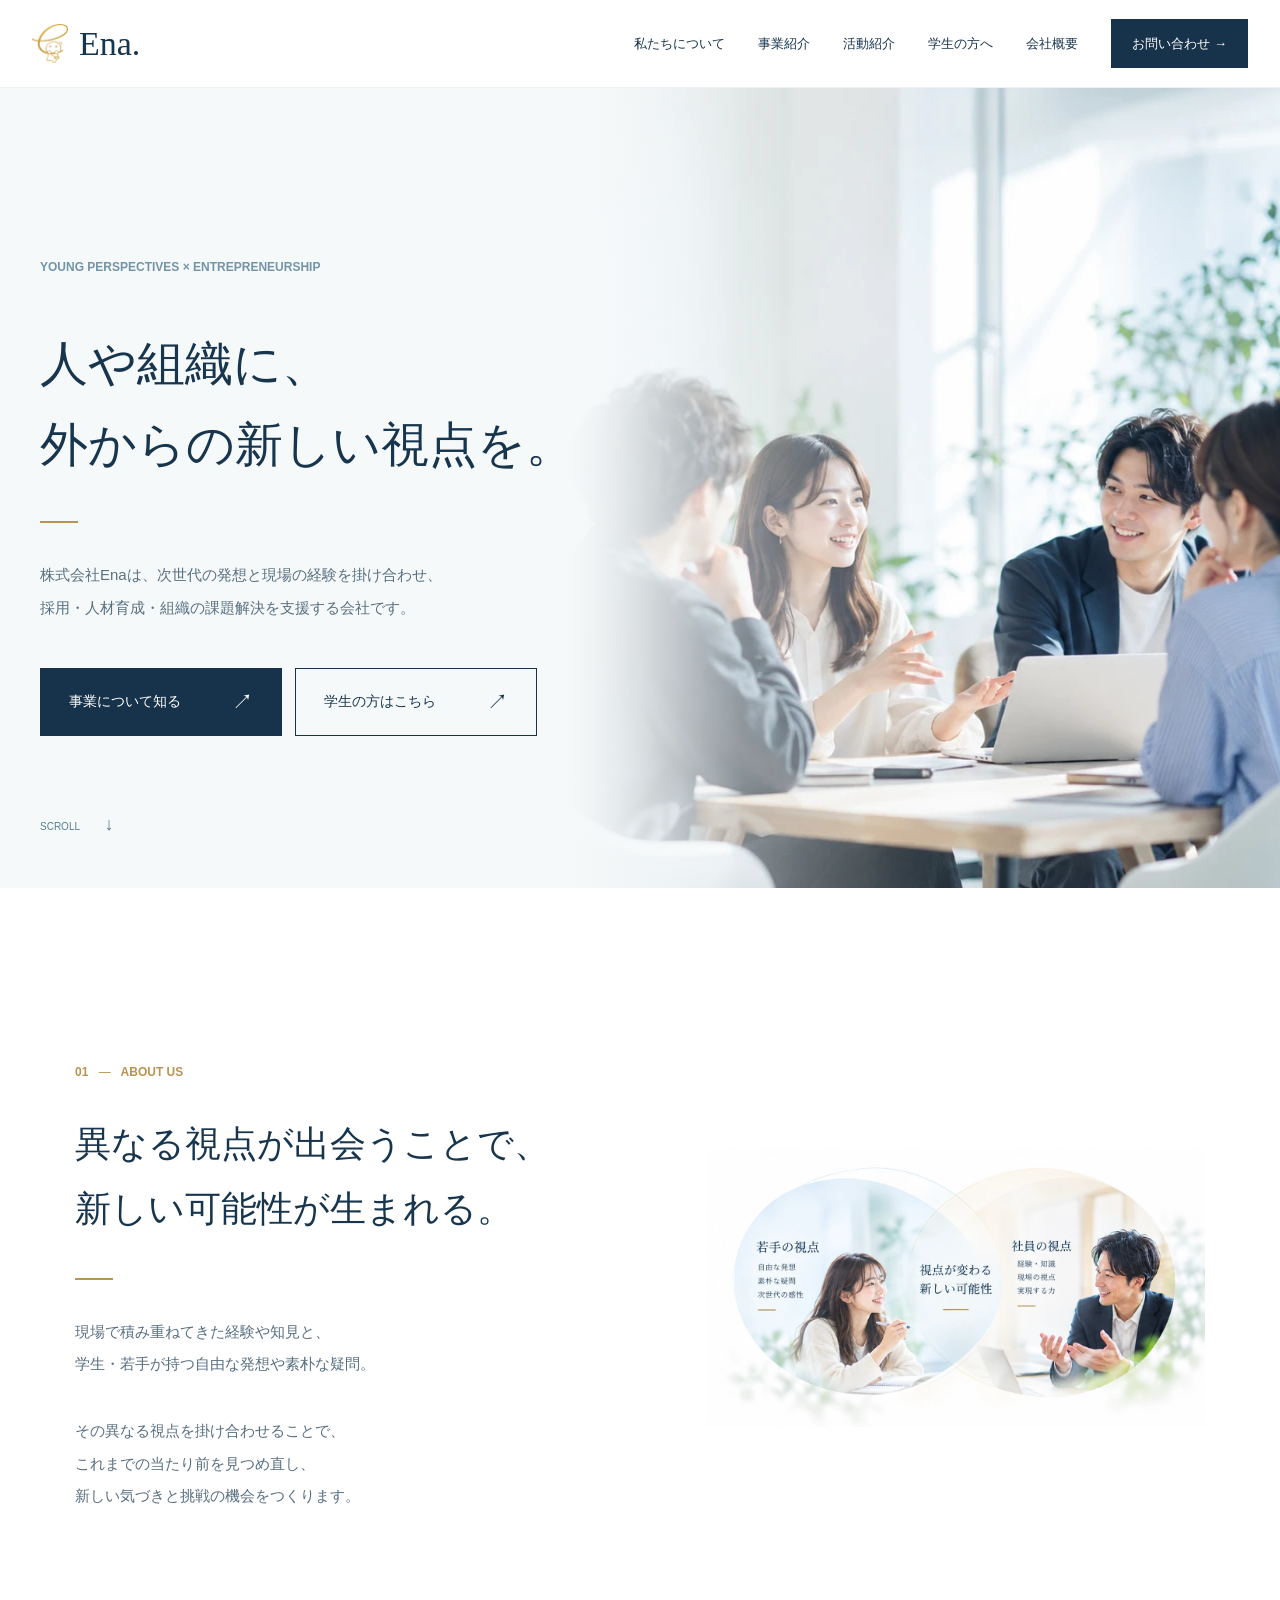
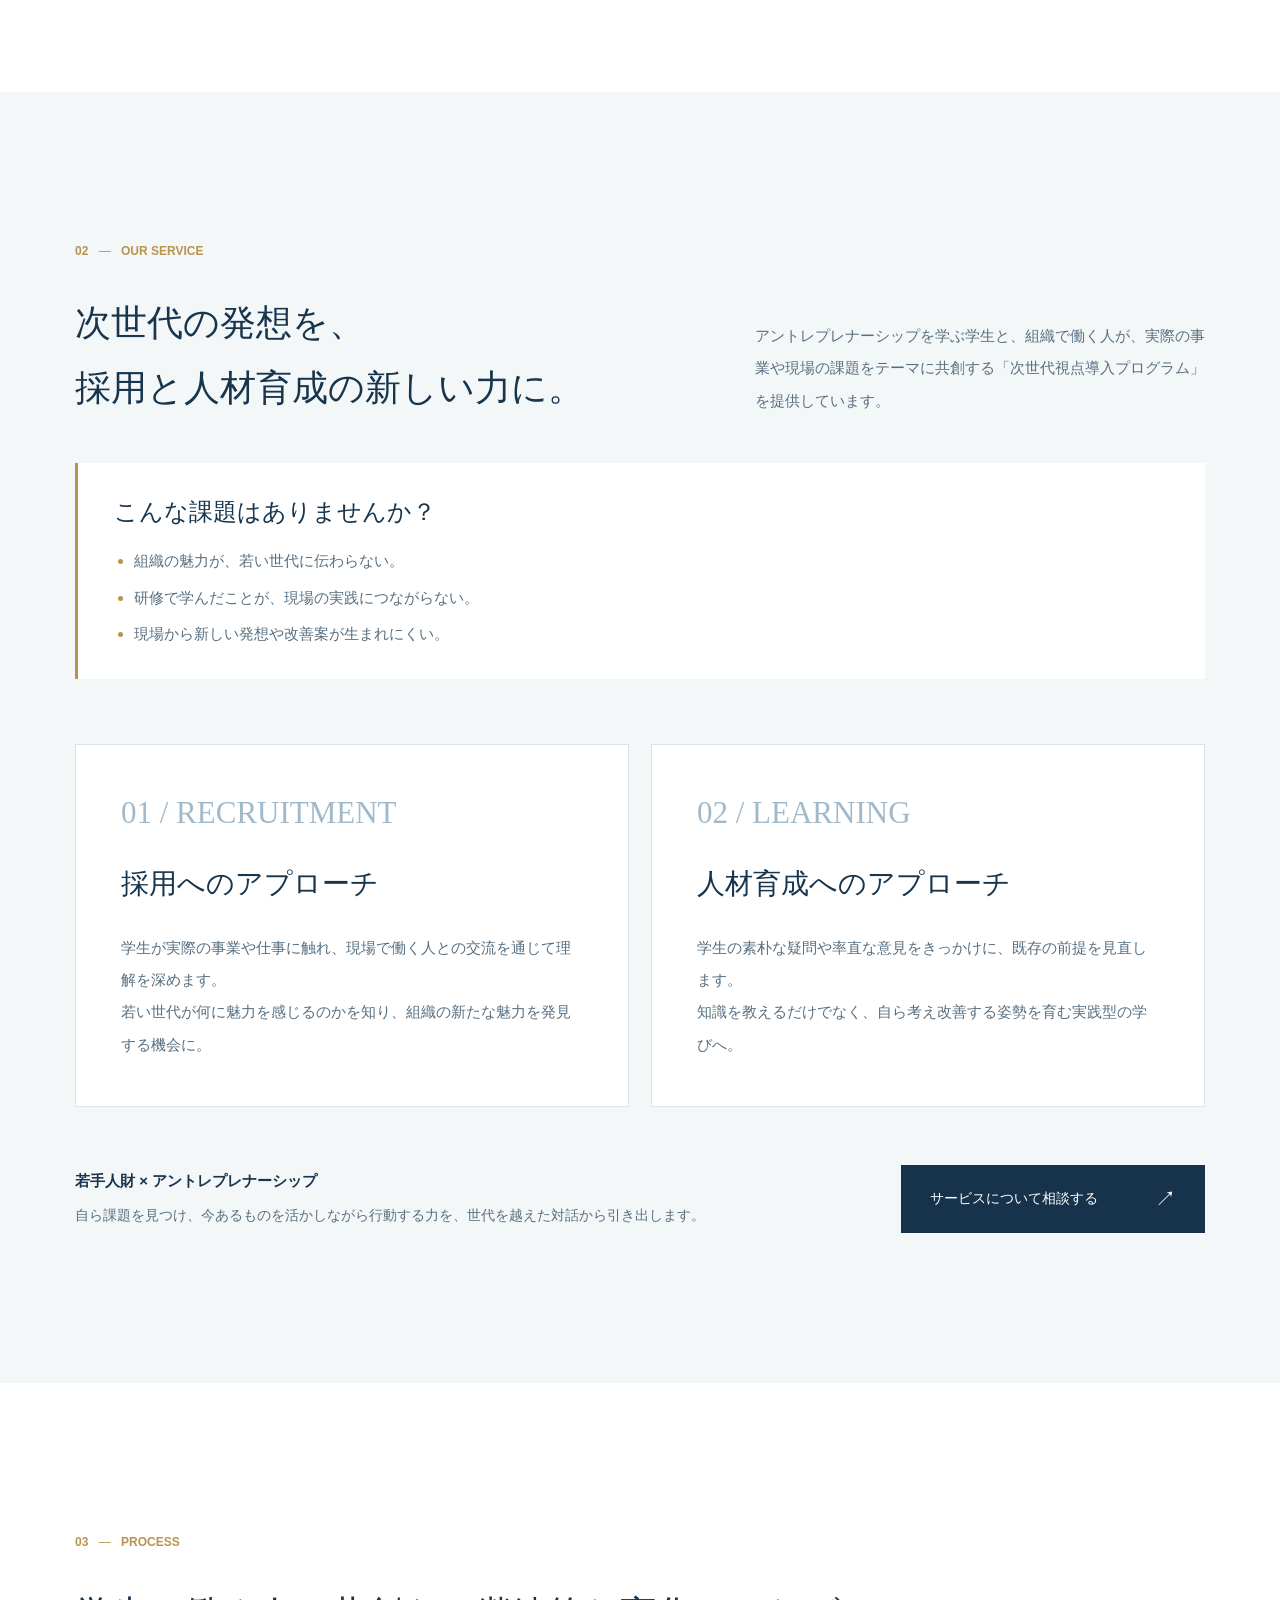
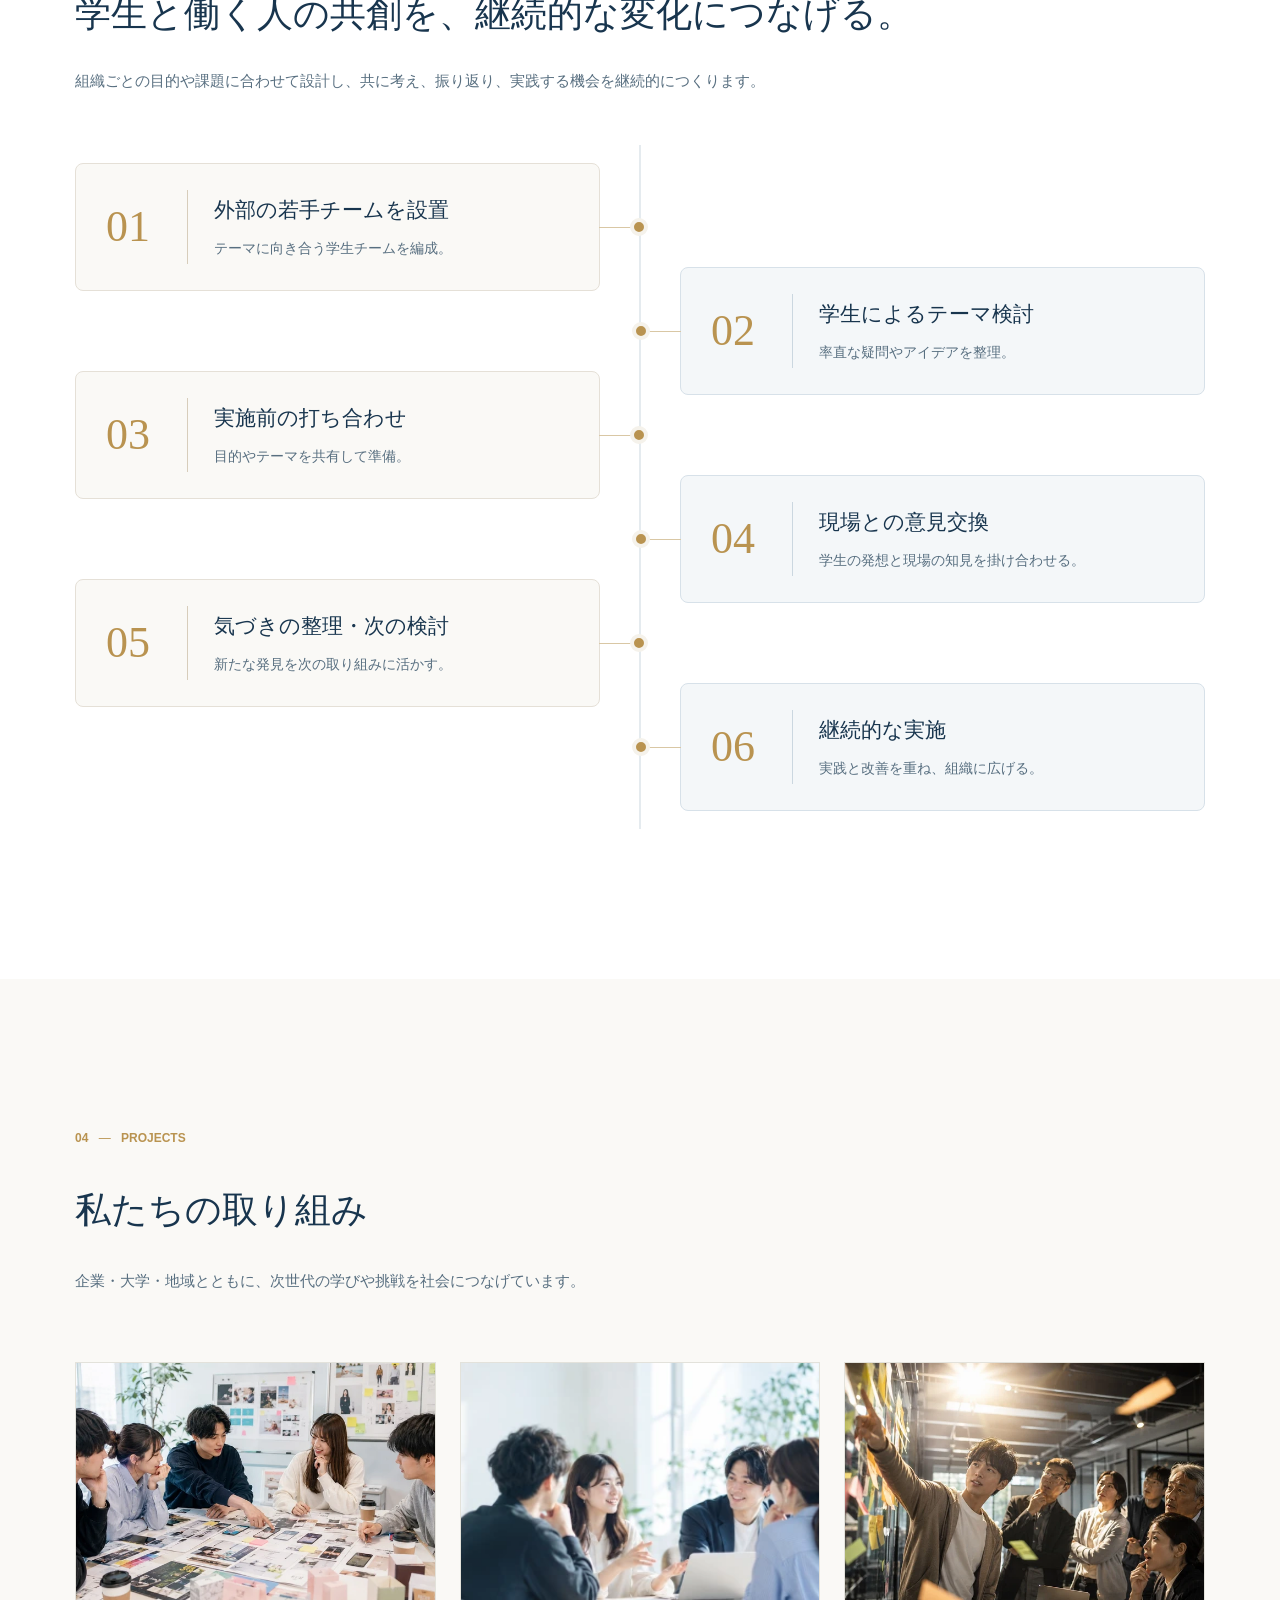
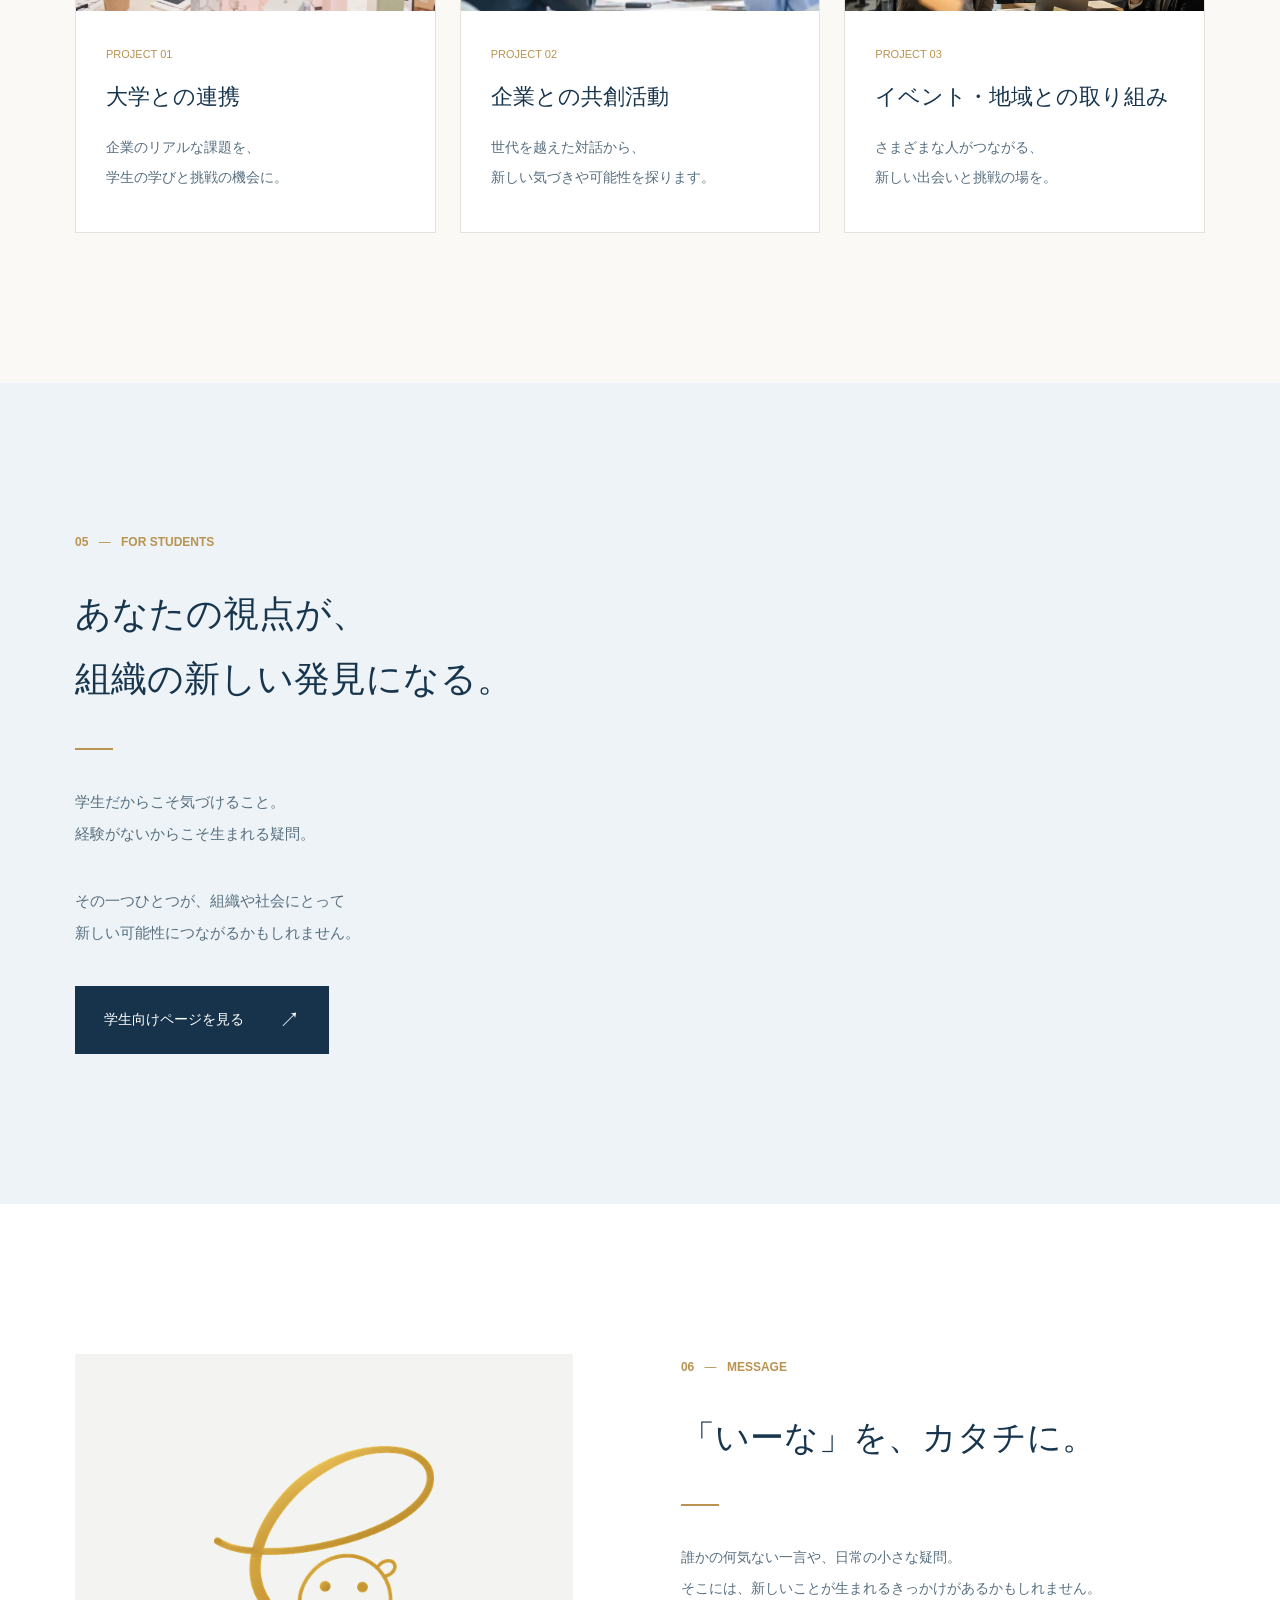
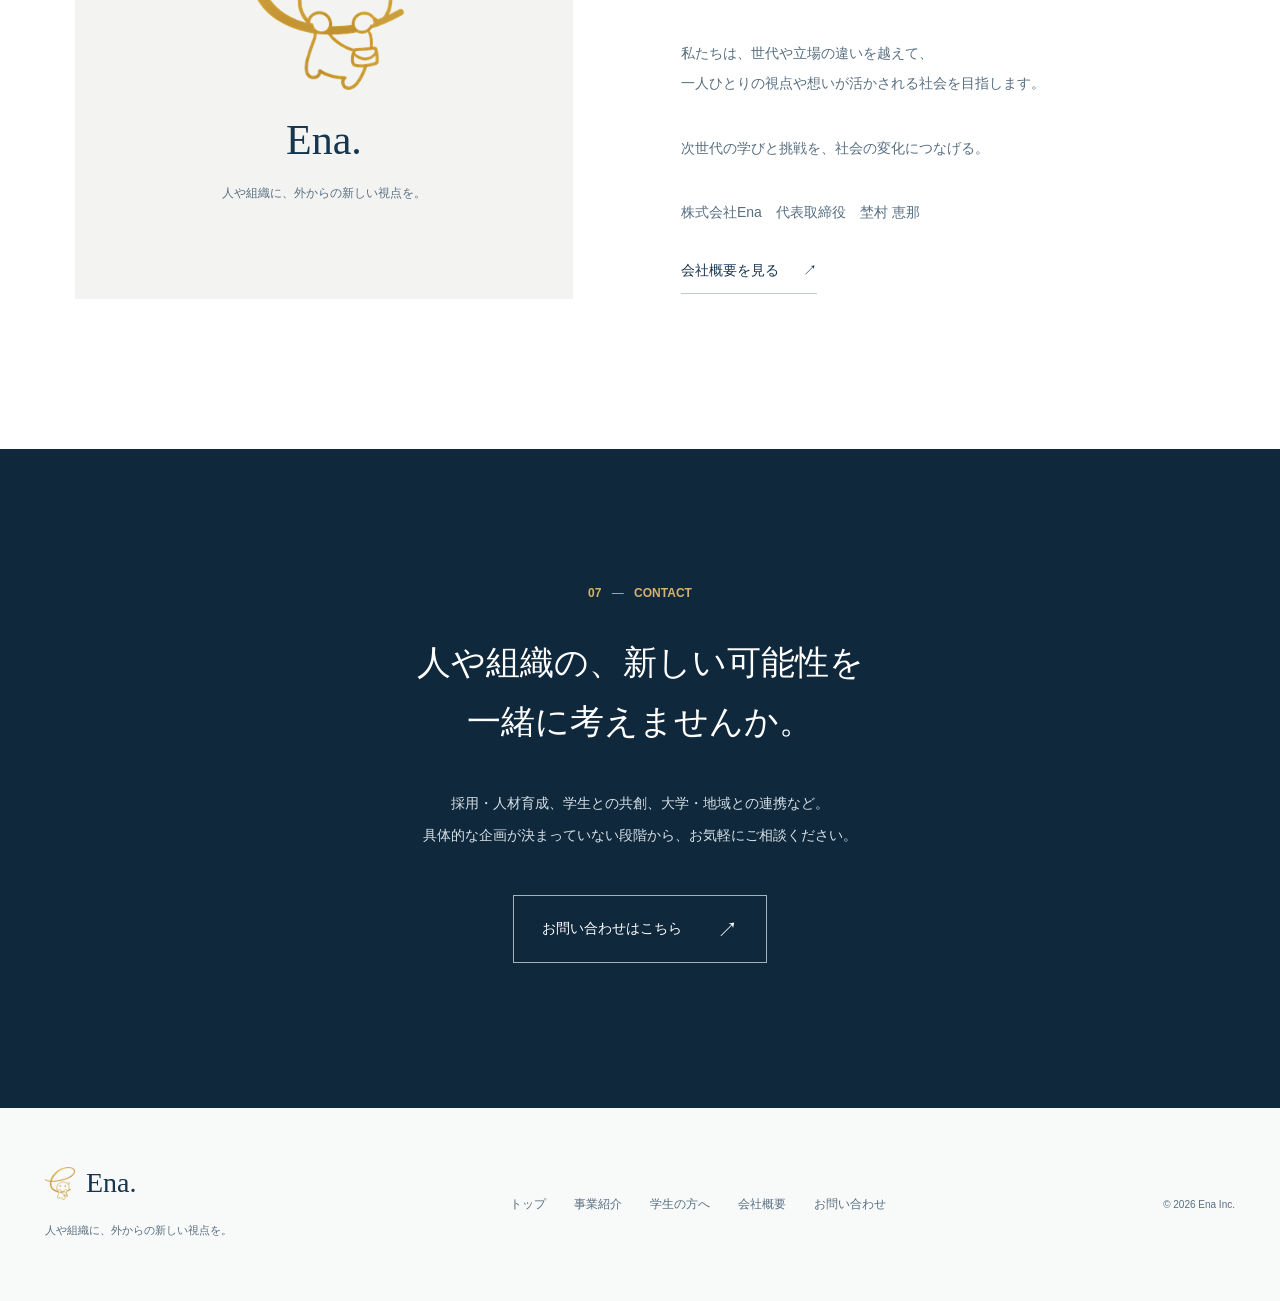
<file: index.html>
<!doctype html>
<html lang="ja">
<head>
  <meta charset="utf-8">
  <meta name="viewport" content="width=device-width, initial-scale=1">
  <title>株式会社Ena | 人や組織に、外からの新しい視点を。</title>
  <meta name="description" content="株式会社Enaは、次世代の発想と現場の経験を掛け合わせ、採用・人材育成・組織の課題解決を支援します。学生と働く人の共創から、新しい可能性をつくります。">
  <meta property="og:title" content="株式会社Ena | 人や組織に、外からの新しい視点を。">
  <meta property="og:description" content="次世代の発想と現場の経験を掛け合わせ、採用・人材育成・組織の課題解決を支援します。">
  <meta property="og:type" content="website">
  <meta property="og:url" content="https://e-na.jp/">
  <meta property="og:image" content="https://e-na.jp/assets/hero-dialogue.webp">
  <meta name="theme-color" content="#17334b">
  <link rel="canonical" href="https://e-na.jp/">
  <link rel="icon" type="image/png" href="/assets/ena-logo.png">
  <link rel="stylesheet" href="/styles.css">
  <link rel="preload" as="image" href="/assets/hero-dialogue.webp">
  <script src="/script.js" defer></script>
</head>
<body class="home-page" id="top">
  <a class="skip-link" href="#main">本文へ移動</a>
  <header class="site-header">
    <a class="brand" href="/" aria-label="株式会社Ena トップページ"><img src="/assets/ena-logo.png" alt="" width="38" height="42"><span class="wordmark">Ena.</span></a>
    <button class="nav-toggle" type="button" aria-label="メニューを開く" aria-expanded="false" aria-controls="global-nav"><span></span><span></span></button>
    <nav class="global-nav" id="global-nav" aria-label="メインナビゲーション"><a href="#about">私たちについて</a><a href="#service">事業紹介</a><a href="#projects">活動紹介</a><a href="/students">学生の方へ</a><a href="/company">会社概要</a><a class="nav-contact" href="/contact">お問い合わせ <span aria-hidden="true">→</span></a></nav>
  </header>
  <main id="main">
    <section class="hero" id="home" aria-labelledby="hero-title">
      <div class="hero-media"><img src="/assets/hero-dialogue.webp" width="800" height="800" fetchpriority="high" alt="テーブルを囲み、笑顔で意見を交わす若手と現場で働く人たち"></div>
      <div class="hero-inner"><div class="hero-copy">
        <p class="hero-eyebrow">YOUNG PERSPECTIVES × ENTREPRENEURSHIP</p>
        <h1 id="hero-title">人や組織に、<br>外からの新しい視点を。</h1>
        <div class="gold-rule" aria-hidden="true"></div>
        <p class="hero-description">株式会社Enaは、次世代の発想と現場の経験を掛け合わせ、<br class="desktop-break">採用・人材育成・組織の課題解決を支援する会社です。</p>
        <div class="hero-actions"><a class="button primary" href="#service">事業について知る <span aria-hidden="true">↗</span></a><a class="button secondary" href="/students">学生の方はこちら <span aria-hidden="true">↗</span></a></div>
      </div><a class="scroll-link" href="#about">SCROLL <span aria-hidden="true">↓</span></a></div>
    </section>

    <section class="about-section section" id="about" aria-labelledby="about-title"><div class="container about-grid">
      <div><p class="eyebrow">01 <span aria-hidden="true">―</span> ABOUT US</p><h2 id="about-title">異なる視点が出会うことで、<br>新しい可能性が生まれる。</h2><div class="gold-rule" aria-hidden="true"></div><div class="body-copy"><p>現場で積み重ねてきた経験や知見と、<br>学生・若手が持つ自由な発想や素朴な疑問。</p><p>その異なる視点を掛け合わせることで、<br>これまでの当たり前を見つめ直し、<br>新しい気づきと挑戦の機会をつくります。</p></div></div>
      <figure class="perspectives"><img src="/assets/about-perspectives.webp" width="1280" height="720" alt="若手の自由な発想・素朴な疑問・次世代の感性と、現場の経験・知識・実現する力が重なり、新しい可能性を生み出す。"></figure>
    </div></section>

    <section class="service-section section" id="service" aria-labelledby="service-title"><div class="container">
      <p class="eyebrow">02 <span aria-hidden="true">―</span> OUR SERVICE</p>
      <div class="section-intro"><h2 id="service-title">次世代の発想を、<br>採用と人材育成の<br class="mobile-break">新しい力に。</h2><p>アントレプレナーシップを学ぶ学生と、組織で働く人が、実際の事業や現場の課題をテーマに共創する「次世代視点導入プログラム」を提供しています。</p></div>
      <div class="service-issues"><h3>こんな課題はありませんか？</h3><ul><li>組織の魅力が、若い世代に伝わらない。</li><li>研修で学んだことが、現場の実践につながらない。</li><li>現場から新しい発想や改善案が生まれにくい。</li></ul></div>
      <div class="approach-grid">
        <article class="approach"><p class="approach-number">01 / RECRUITMENT</p><h3>採用へのアプローチ</h3><p>学生が実際の事業や仕事に触れ、現場で働く人との交流を通じて理解を深めます。<br>若い世代が何に魅力を感じるのかを知り、組織の新たな魅力を発見する機会に。</p></article>
        <article class="approach"><p class="approach-number">02 / LEARNING</p><h3>人材育成へのアプローチ</h3><p>学生の素朴な疑問や率直な意見をきっかけに、既存の前提を見直します。<br>知識を教えるだけでなく、自ら考え改善する姿勢を育む実践型の学びへ。</p></article>
      </div>
      <div class="service-bottom"><div><h3>若手人財 × アントレプレナーシップ</h3><p>自ら課題を見つけ、今あるものを活かしながら行動する力を、世代を越えた対話から引き出します。</p></div><a class="button primary" href="/contact?category=service">サービスについて相談する <span aria-hidden="true">↗</span></a></div>
    </div></section>

    <section class="process-section section" id="process" aria-labelledby="process-title"><div class="container">
      <p class="eyebrow">03 <span aria-hidden="true">―</span> PROCESS</p><div class="section-intro"><h2 id="process-title">学生と働く人の共創を、<br class="mobile-break">継続的な変化につなげる。</h2><p>組織ごとの目的や課題に合わせて設計し、共に考え、振り返り、実践する機会を継続的につくります。</p></div>
      <ol class="process-grid">
        <li><span class="step-number">01</span><div><h3>外部の若手チームを設置</h3><p>テーマに向き合う学生チームを編成。</p></div></li>
        <li><span class="step-number">02</span><div><h3>学生によるテーマ検討</h3><p>率直な疑問やアイデアを整理。</p></div></li>
        <li><span class="step-number">03</span><div><h3>実施前の打ち合わせ</h3><p>目的やテーマを共有して準備。</p></div></li>
        <li><span class="step-number">04</span><div><h3>現場との意見交換</h3><p>学生の発想と現場の知見を掛け合わせる。</p></div></li>
        <li><span class="step-number">05</span><div><h3>気づきの整理・次の検討</h3><p>新たな発見を次の取り組みに活かす。</p></div></li>
        <li><span class="step-number">06</span><div><h3>継続的な実施</h3><p>実践と改善を重ね、組織に広げる。</p></div></li>
      </ol>
    </div></section>

    <section class="projects-section section" id="projects" aria-labelledby="projects-title"><div class="container">
      <p class="eyebrow">04 <span aria-hidden="true">―</span> PROJECTS</p><h2 id="projects-title">私たちの取り組み</h2><p class="section-description">企業・大学・地域とともに、次世代の学びや挑戦を社会につなげています。</p>
      <div class="projects-grid">
        <article class="project"><img class="project-image" src="/assets/project-university.webp" width="800" height="450" alt="学生が資料を囲んでアイデアを話し合う活動のイメージ"><div class="project-copy"><p class="project-label">PROJECT 01</p><h3>大学との連携</h3><p>企業のリアルな課題を、<br>学生の学びと挑戦の機会に。</p></div></article>
        <article class="project"><img class="project-image" src="/assets/project-dialogue.webp" width="350" height="230" alt="企業と若手が対話する場のイメージ"><div class="project-copy"><p class="project-label">PROJECT 02</p><h3>企業との共創活動</h3><p>世代を越えた対話から、<br>新しい気づきや可能性を探ります。</p></div></article>
        <article class="project"><img class="project-image" src="/assets/project-community.webp" width="800" height="450" alt="世代の異なる参加者が意見を共有するワークショップのイメージ"><div class="project-copy"><p class="project-label">PROJECT 03</p><h3>イベント・地域との取り組み</h3><p>さまざまな人がつながる、<br>新しい出会いと挑戦の場を。</p></div></article>
      </div>
    </div></section>

    <section class="students-section section" id="students" aria-labelledby="students-title"><div class="container students-inner">
      <div class="students-copy"><p class="eyebrow">05 <span aria-hidden="true">―</span> FOR STUDENTS</p><h2 id="students-title">あなたの視点が、<br>組織の新しい発見になる。</h2><div class="gold-rule" aria-hidden="true"></div><div class="body-copy"><p>学生だからこそ気づけること。<br>経験がないからこそ生まれる疑問。</p><p>その一つひとつが、組織や社会にとって<br>新しい可能性につながるかもしれません。</p></div><a class="button primary" href="/students">学生向けページを見る <span aria-hidden="true">↗</span></a></div>
    </div></section>

    <section class="message-section section" id="message" aria-labelledby="message-title"><div class="container message-grid">
      <div class="message-brand"><img src="/assets/ena-logo.png" width="290" height="320" alt="株式会社Enaのロゴ"><span class="wordmark">Ena.</span><p>人や組織に、外からの新しい視点を。</p></div>
      <div class="message-copy"><p class="eyebrow">06 <span aria-hidden="true">―</span> MESSAGE</p><h2 id="message-title">「いーな」を、カタチに。</h2><div class="gold-rule" aria-hidden="true"></div><div class="body-copy"><p>誰かの何気ない一言や、日常の小さな疑問。<br>そこには、新しいことが生まれるきっかけがあるかもしれません。</p><p>私たちは、世代や立場の違いを越えて、<br>一人ひとりの視点や想いが活かされる社会を目指します。</p><p>次世代の学びと挑戦を、社会の変化につなげる。</p></div><p class="signature">株式会社Ena　代表取締役　<span>埜村 恵那</span></p><a class="text-link" href="/company">会社概要を見る <span aria-hidden="true">↗</span></a></div>
    </div></section>

    <section class="contact-band" id="contact" aria-labelledby="contact-title"><div class="container"><p class="eyebrow">07 <span aria-hidden="true">―</span> CONTACT</p><h2 id="contact-title">人や組織の、新しい可能性を<br>一緒に考えませんか。</h2><p>採用・人材育成、学生との共創、大学・地域との連携など。<br>具体的な企画が決まっていない段階から、お気軽にご相談ください。</p><a class="button light" href="/contact">お問い合わせはこちら <span aria-hidden="true">↗</span></a></div></section>
  </main>
  <footer class="site-footer"><div class="footer-brand"><a class="brand" href="/" aria-label="株式会社Ena トップページ"><img src="/assets/ena-logo.png" width="32" height="35" alt=""><span class="wordmark">Ena.</span></a><p>人や組織に、外からの新しい視点を。</p></div><nav aria-label="フッターナビゲーション"><a href="#home">トップ</a><a href="#service">事業紹介</a><a href="/students">学生の方へ</a><a href="/company">会社概要</a><a href="/contact">お問い合わせ</a></nav><small>© 2026 Ena Inc.</small></footer>
</body>
</html>
</file>
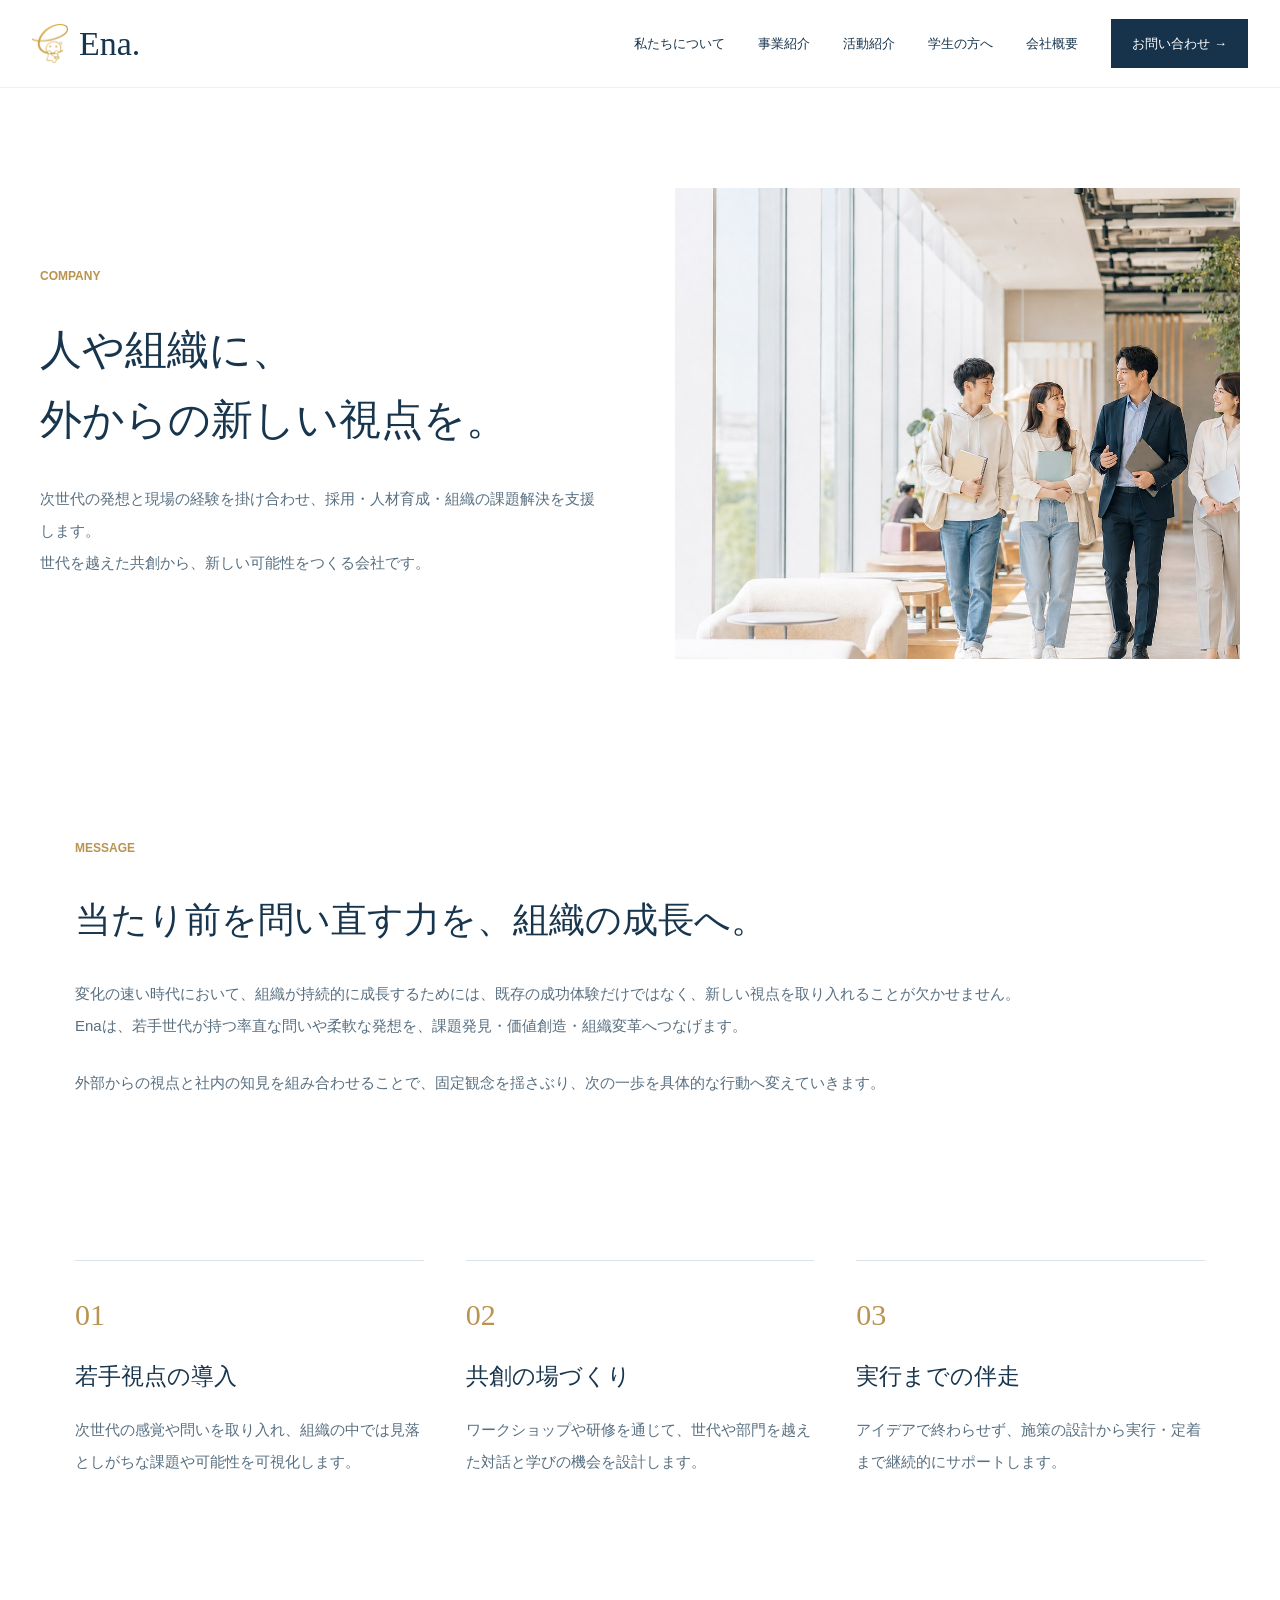
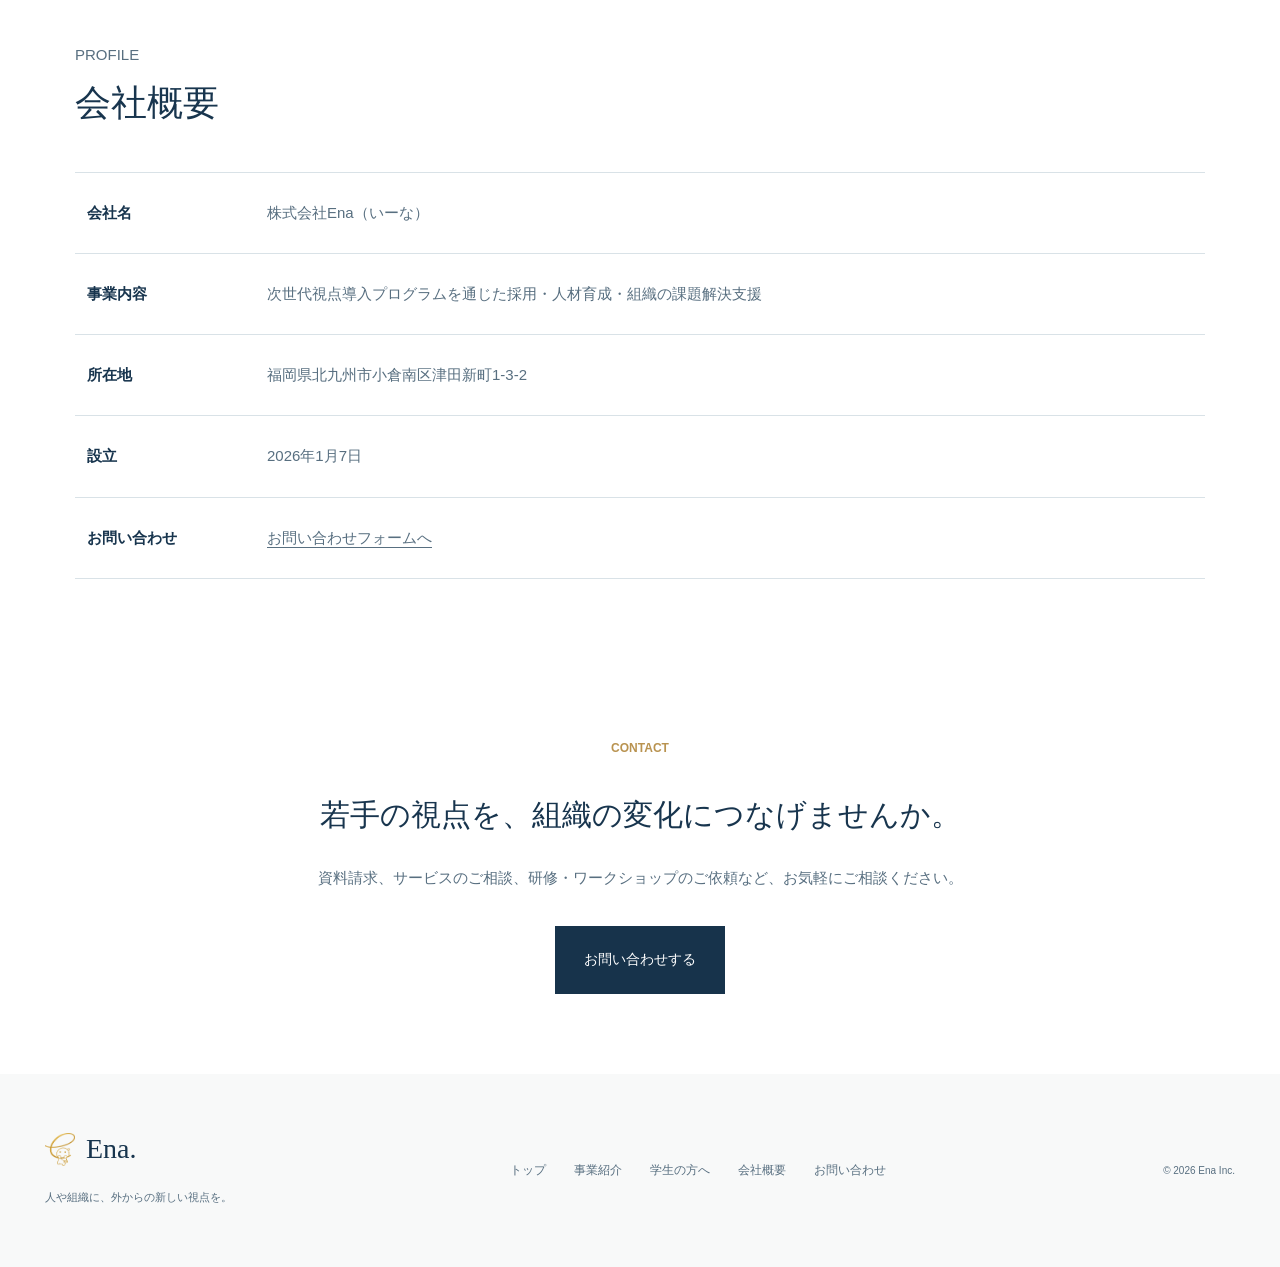
<file: company.html>
<!doctype html>
<html lang="ja">
  <head>
    <meta charset="utf-8">
    <meta name="viewport" content="width=device-width, initial-scale=1">
    <title>会社概要 | 株式会社Ena</title>
    <meta name="description" content="株式会社Enaの会社情報、ミッション、事業内容、会社概要をご紹介します。">
    <link rel="stylesheet" href="styles.css">
    <link rel="icon" type="image/png" href="/assets/ena-logo.png">
  </head>
  <body>
    <header class="site-header">
      <a class="brand" href="/" aria-label="株式会社Ena トップページ"><img src="/assets/ena-logo.png" width="38" height="42" alt=""><span class="wordmark">Ena.</span></a>
      <button class="nav-toggle" type="button" aria-label="メニューを開く" aria-expanded="false" aria-controls="global-nav"><span></span><span></span></button>
      <nav class="global-nav" id="global-nav" aria-label="メインナビゲーション">
        <a href="/#about">私たちについて</a><a href="/#service">事業紹介</a><a href="/#projects">活動紹介</a><a href="/students">学生の方へ</a><a href="/company" aria-current="page">会社概要</a><a class="nav-contact" href="/contact">お問い合わせ <span aria-hidden="true">→</span></a>
      </nav>
    </header>

    <main>
      <section class="page-hero section-pad">
        <div class="page-hero-copy">
          <p class="eyebrow">COMPANY</p>
          <h1>人や組織に、<br>外からの新しい視点を。</h1>
          <p>次世代の発想と現場の経験を掛け合わせ、採用・人材育成・組織の課題解決を支援します。<br>世代を越えた共創から、新しい可能性をつくる会社です。</p>
        </div>
        <div class="page-hero-image">
          <img src="assets/about-team.jpg" alt="明るいオフィスで意見を交わしながら歩く若手と働く人たち">
        </div>
      </section>

      <section class="company-message section-narrow">
        <p class="eyebrow">MESSAGE</p>
        <h2>当たり前を問い直す力を、組織の成長へ。</h2>
        <p>変化の速い時代において、組織が持続的に成長するためには、既存の成功体験だけではなく、新しい視点を取り入れることが欠かせません。<br>Enaは、若手世代が持つ率直な問いや柔軟な発想を、課題発見・価値創造・組織変革へつなげます。</p>
        <p>外部からの視点と社内の知見を組み合わせることで、固定観念を揺さぶり、次の一歩を具体的な行動へ変えていきます。</p>
      </section>

      <section class="company-values section-narrow">
        <div class="value-item">
          <span>01</span>
          <h3>若手視点の導入</h3>
          <p>次世代の感覚や問いを取り入れ、組織の中では見落としがちな課題や可能性を可視化します。</p>
        </div>
        <div class="value-item">
          <span>02</span>
          <h3>共創の場づくり</h3>
          <p>ワークショップや研修を通じて、世代や部門を越えた対話と学びの機会を設計します。</p>
        </div>
        <div class="value-item">
          <span>03</span>
          <h3>実行までの伴走</h3>
          <p>アイデアで終わらせず、施策の設計から実行・定着まで継続的にサポートします。</p>
        </div>
      </section>

      <section class="company-profile section-narrow">
        <div class="section-head">
          <div>
            <p class="small-label">PROFILE</p>
            <h2>会社概要</h2>
          </div>
        </div>
        <dl class="profile-list">
          <div>
            <dt>会社名</dt>
            <dd>株式会社Ena（いーな）</dd>
          </div>
          <div>
            <dt>事業内容</dt>
            <dd>次世代視点導入プログラムを通じた採用・人材育成・組織の課題解決支援</dd>
          </div>
          <div>
            <dt>所在地</dt>
            <dd>福岡県北九州市小倉南区津田新町1-3-2</dd>
          </div>
          <div>
            <dt>設立</dt>
            <dd>2026年1月7日</dd>
          </div>
          <div>
            <dt>お問い合わせ</dt>
            <dd><a href="/contact">お問い合わせフォームへ</a></dd>
          </div>
        </dl>
      </section>

      <section class="company-cta section-narrow">
        <p class="eyebrow">CONTACT</p>
        <h2>若手の視点を、組織の変化につなげませんか。</h2>
        <p>資料請求、サービスのご相談、研修・ワークショップのご依頼など、お気軽にご相談ください。</p>
        <a class="button primary" href="/contact">お問い合わせする</a>
      </section>
    </main>

    <footer class="site-footer">
      <div class="footer-brand"><a class="brand" href="/" aria-label="株式会社Ena トップページ"><img src="/assets/ena-logo.png" width="32" height="35" alt=""><span class="wordmark">Ena.</span></a><p>人や組織に、外からの新しい視点を。</p></div>
      <nav aria-label="フッターナビゲーション"><a href="/">トップ</a><a href="/#service">事業紹介</a><a href="/students">学生の方へ</a><a href="/company">会社概要</a><a href="/contact">お問い合わせ</a></nav>
      <small>© 2026 Ena Inc.</small>
    </footer>

    <script src="script.js"></script>
  </body>
</html>
</file>
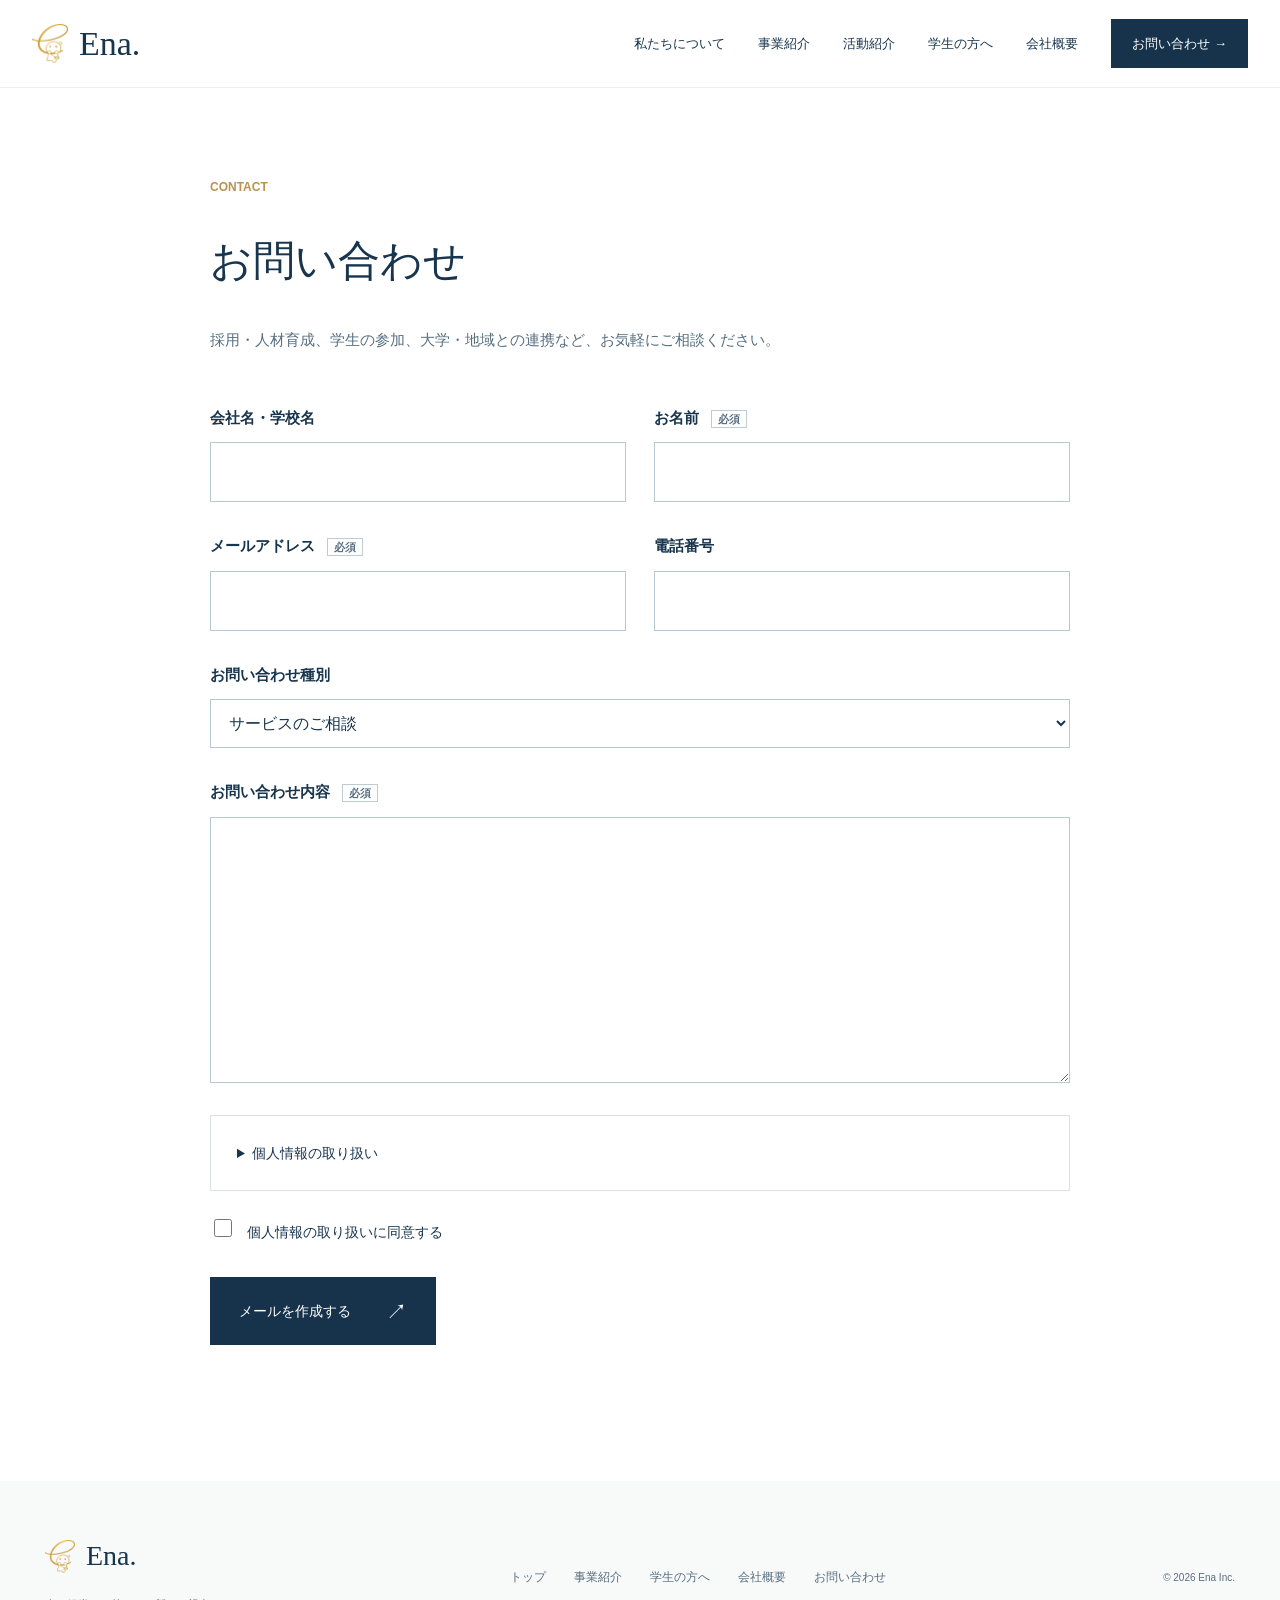
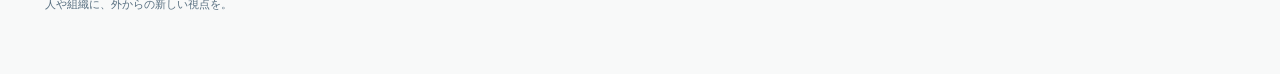
<file: contact.html>
<!doctype html>
<html lang="ja">
  <head>
    <meta charset="utf-8">
    <meta name="viewport" content="width=device-width, initial-scale=1">
    <title>お問い合わせ | 株式会社Ena</title>
    <meta name="description" content="株式会社Enaへの資料請求、サービスのご相談はこちらからお問い合わせください。">
    <link rel="stylesheet" href="styles.css">
    <link rel="icon" type="image/png" href="/assets/ena-logo.png">
  </head>
  <body>
    <header class="site-header">
      <a class="brand" href="/" aria-label="株式会社Ena トップページ"><img src="/assets/ena-logo.png" width="38" height="42" alt=""><span class="wordmark">Ena.</span></a>
      <button class="nav-toggle" type="button" aria-label="メニューを開く" aria-expanded="false" aria-controls="global-nav"><span></span><span></span></button>
      <nav class="global-nav" id="global-nav" aria-label="メインナビゲーション">
        <a href="/#about">私たちについて</a><a href="/#service">事業紹介</a><a href="/#projects">活動紹介</a><a href="/students">学生の方へ</a><a href="/company">会社概要</a><a class="nav-contact" href="/contact" aria-current="page">お問い合わせ <span aria-hidden="true">→</span></a>
      </nav>
    </header>

    <main>
      <section class="contact contact-page section-narrow">
        <div class="contact-head">
          <p class="eyebrow">CONTACT</p>
          <h1>お問い合わせ</h1>
          <p>採用・人材育成、学生の参加、大学・地域との連携など、お気軽にご相談ください。</p>
        </div>
        <form class="contact-form" id="contactForm" action="mailto:nomuraena@e-na.jp" method="post" enctype="text/plain">
          <div class="form-grid">
            <label>
              <span>会社名・学校名</span>
              <input type="text" name="company" autocomplete="organization" maxlength="150">
            </label>
            <label>
              <span>お名前 <em>必須</em></span>
              <input type="text" name="name" autocomplete="name" maxlength="100" required>
            </label>
            <label>
              <span>メールアドレス <em>必須</em></span>
              <input type="email" name="email" autocomplete="email" maxlength="254" required>
            </label>
            <label>
              <span>電話番号</span>
              <input type="tel" name="tel" autocomplete="tel" maxlength="30">
            </label>
            <label class="full">
              <span>お問い合わせ種別</span>
              <select name="category">
                <option value="サービスのご相談">サービスのご相談</option>
                <option value="学生の参加について">学生の参加について</option>
                <option value="大学・地域との連携">大学・地域との連携</option>
                <option value="その他">その他</option>
              </select>
            </label>
            <label class="full">
              <span>お問い合わせ内容 <em>必須</em></span>
              <textarea name="message" rows="7" maxlength="2000" required></textarea>
            </label>
          </div>
          <details class="privacy-note"><summary>個人情報の取り扱い</summary><p>ご連絡いただいたお名前・連絡先・お問い合わせ内容は、株式会社Enaがお問い合わせへの回答やご相談への対応に利用します。法令に基づく場合を除き、ご本人の同意なく第三者に提供しません。このフォームはメールアプリで本文を作成するもので、入力しただけでは当サイトのサーバーに送信・保存されません。個人情報に関するご相談も、このお問い合わせフォームからご連絡ください。</p></details>
          <label class="agree">
            <input type="checkbox" required>
            <span>個人情報の取り扱いに同意する</span>
          </label>
          <div class="form-action">
            <button class="button primary" type="submit">メールを作成する <span aria-hidden="true">↗</span></button>
            <p id="formMessage" role="status" aria-live="polite"></p>
          </div>
        </form>
      </section>
    </main>

    <footer class="site-footer">
      <div class="footer-brand"><a class="brand" href="/" aria-label="株式会社Ena トップページ"><img src="/assets/ena-logo.png" width="32" height="35" alt=""><span class="wordmark">Ena.</span></a><p>人や組織に、外からの新しい視点を。</p></div>
      <nav aria-label="フッターナビゲーション"><a href="/">トップ</a><a href="/#service">事業紹介</a><a href="/students">学生の方へ</a><a href="/company">会社概要</a><a href="/contact">お問い合わせ</a></nav>
      <small>© 2026 Ena Inc.</small>
    </footer>

    <script src="script.js"></script>
  </body>
</html>
</file>
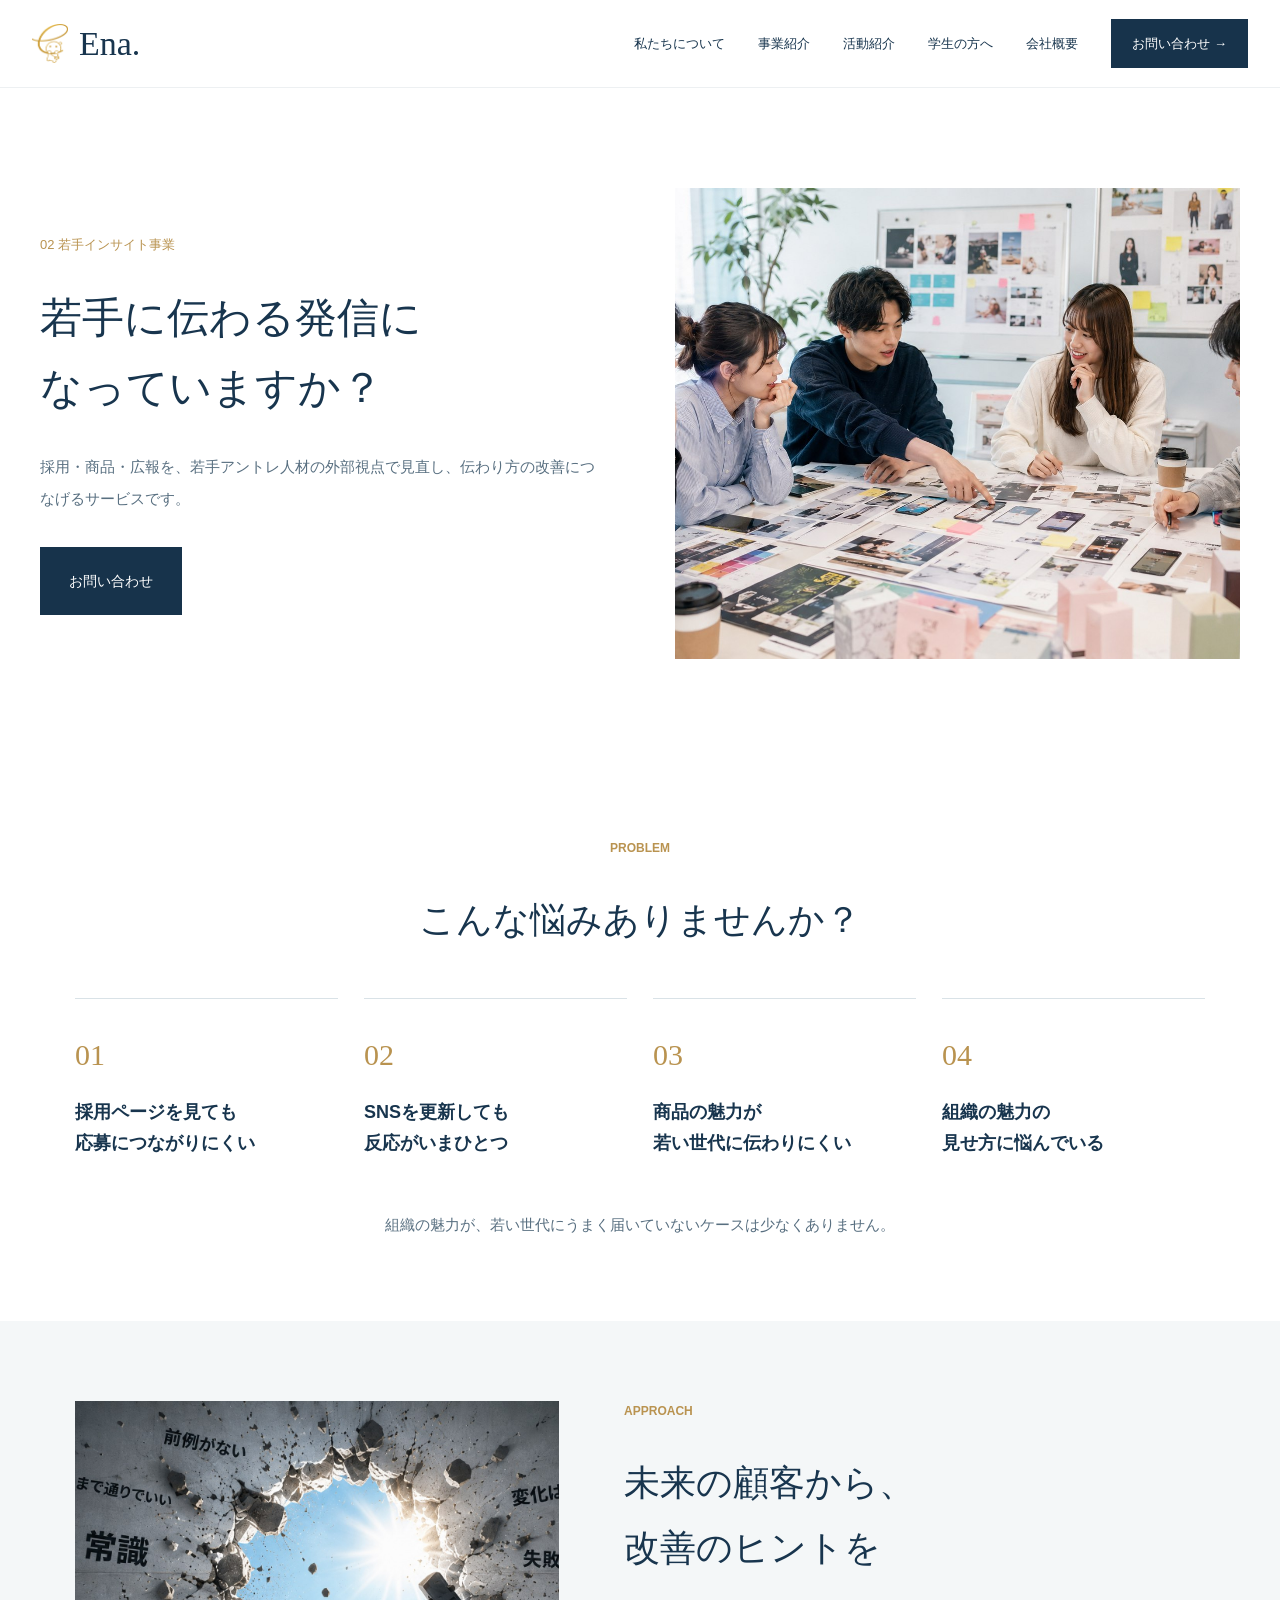
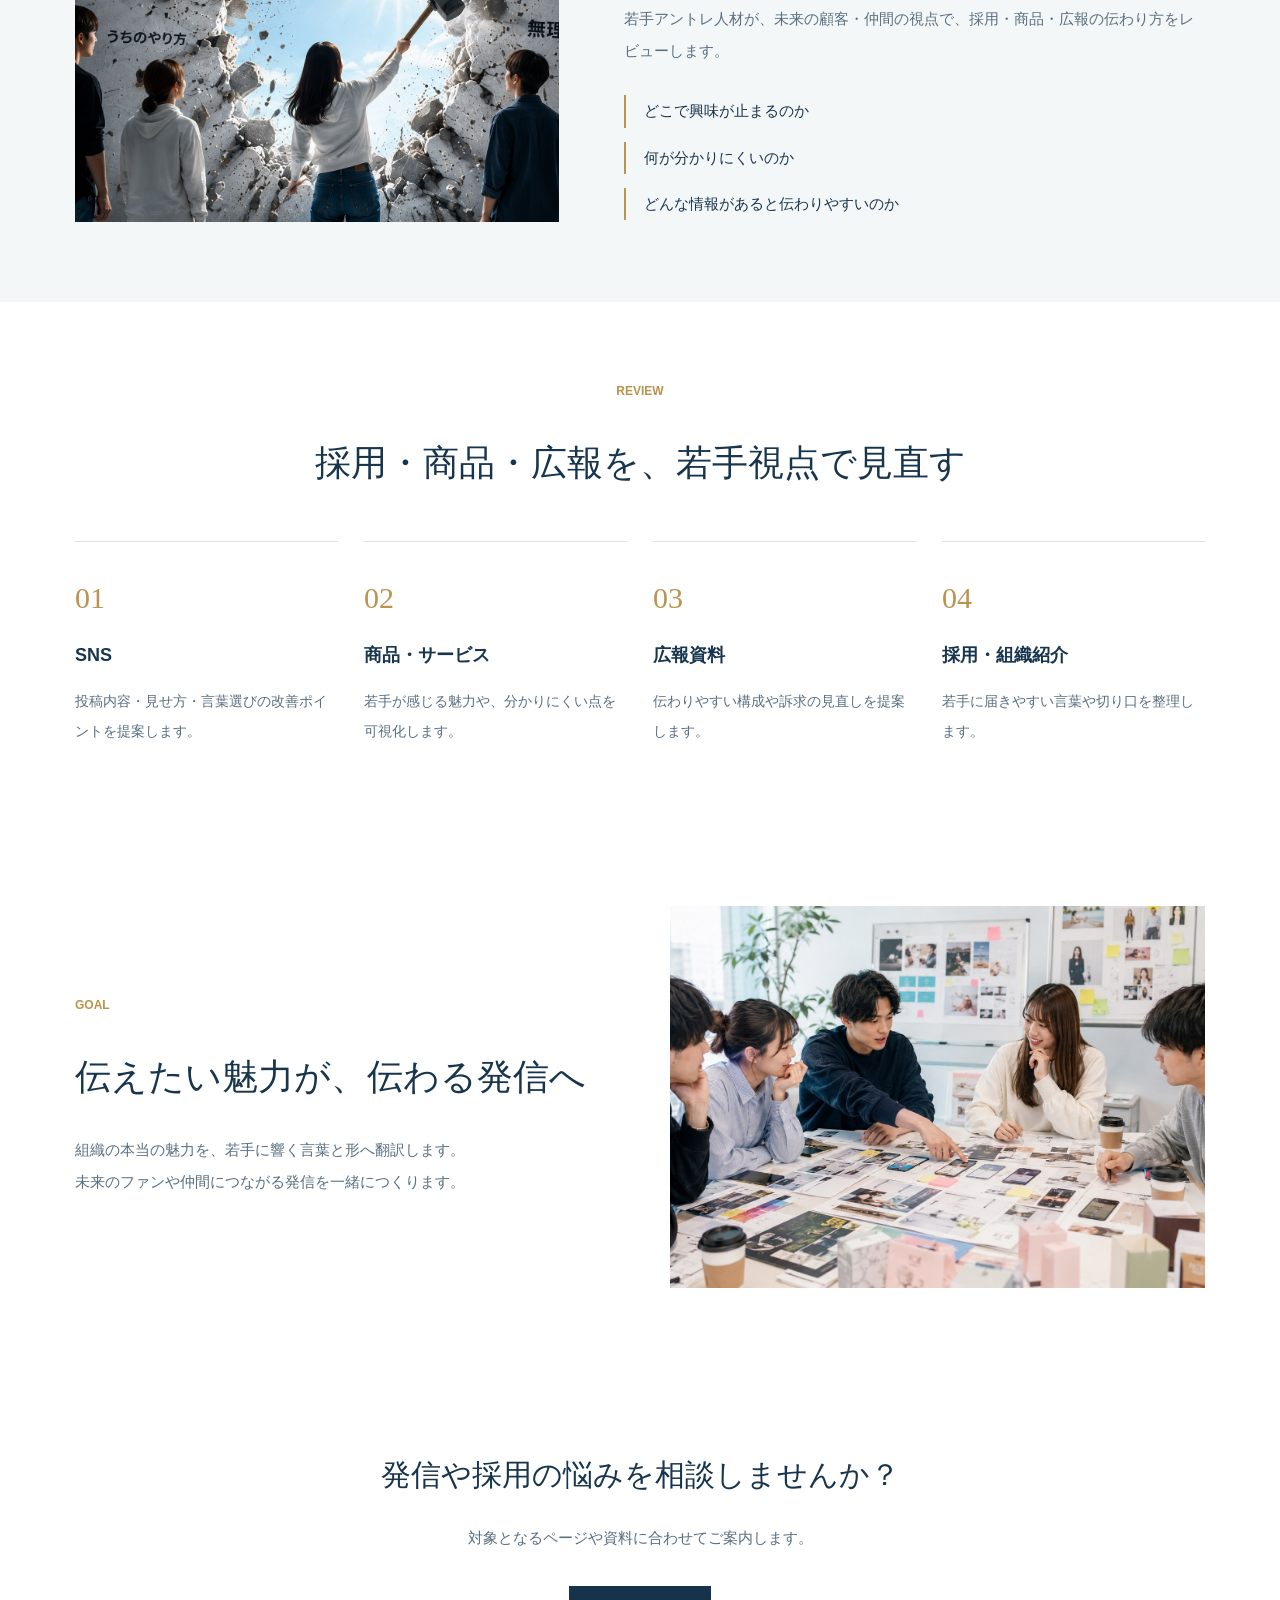
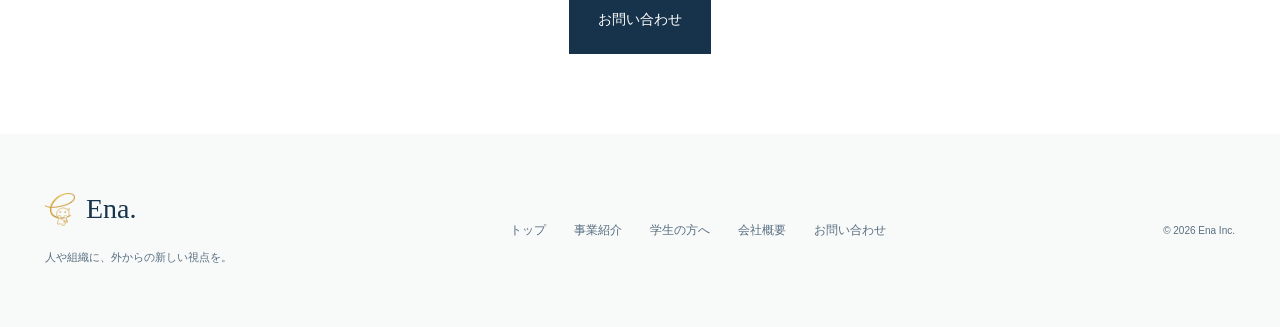
<file: service-insight.html>
<!doctype html>
<html lang="ja">
  <head>
    <meta charset="utf-8">
    <meta name="viewport" content="width=device-width, initial-scale=1">
    <title>若手インサイト事業 | 株式会社Ena</title>
    <meta name="description" content="採用・商品・広報を若手アントレ人材の外部視点で見直し、若い世代に伝わる表現と施策へ改善するサービスです。">
    <link rel="stylesheet" href="styles.css">
    <link rel="icon" type="image/png" href="/assets/ena-logo.png">
  </head>
  <body class="service-detail-page">
    <header class="site-header">
      <a class="brand" href="/" aria-label="株式会社Ena トップページ"><img src="/assets/ena-logo.png" width="38" height="42" alt=""><span class="wordmark">Ena.</span></a>
      <button class="nav-toggle" type="button" aria-label="メニューを開く" aria-expanded="false" aria-controls="global-nav"><span></span><span></span></button>
      <nav class="global-nav" id="global-nav" aria-label="メインナビゲーション">
        <a href="/#about">私たちについて</a><a href="/#service">事業紹介</a><a href="/#projects">活動紹介</a><a href="/students">学生の方へ</a><a href="/company">会社概要</a><a class="nav-contact" href="/contact">お問い合わせ <span aria-hidden="true">→</span></a>
      </nav>
    </header>

    <main>
      <section class="detail-hero">
        <div class="detail-hero-copy">
          <p class="detail-label">02 若手インサイト事業</p>
          <h1>若手に伝わる発信に<br>なっていますか？</h1>
          <p>採用・商品・広報を、若手アントレ人材の外部視点で見直し、伝わり方の改善につなげるサービスです。</p>
          <a class="button primary" href="/contact">お問い合わせ</a>
        </div>
        <div class="detail-hero-image">
          <img src="assets/service-insight.jpg" alt="若手メンバーが発信内容を検討するミーティング">
        </div>
      </section>

      <section class="detail-section section-pad">
        <div class="detail-heading">
          <p class="eyebrow centered">PROBLEM</p>
          <h2>こんな悩みありませんか？</h2>
        </div>
        <div class="concern-grid">
          <article class="concern-card"><span>01</span><h3>採用ページを見ても<br>応募につながりにくい</h3></article>
          <article class="concern-card"><span>02</span><h3>SNSを更新しても<br>反応がいまひとつ</h3></article>
          <article class="concern-card"><span>03</span><h3>商品の魅力が<br>若い世代に伝わりにくい</h3></article>
          <article class="concern-card"><span>04</span><h3>組織の魅力の<br>見せ方に悩んでいる</h3></article>
        </div>
        <p class="detail-note">組織の魅力が、若い世代にうまく届いていないケースは少なくありません。</p>
      </section>

      <section class="detail-feature">
        <div class="detail-feature-inner">
          <div class="detail-feature-image">
            <img src="assets/service-program-new.jpg" alt="資料を見ながら考える若手メンバー">
          </div>
          <div class="detail-feature-copy">
            <p class="eyebrow">APPROACH</p>
            <h2>未来の顧客から、<br>改善のヒントを</h2>
            <p>若手アントレ人材が、未来の顧客・仲間の視点で、採用・商品・広報の伝わり方をレビューします。</p>
            <div class="question-list">
              <span>どこで興味が止まるのか</span>
              <span>何が分かりにくいのか</span>
              <span>どんな情報があると伝わりやすいのか</span>
            </div>
          </div>
        </div>
      </section>

      <section class="detail-section section-pad">
        <div class="detail-heading">
          <p class="eyebrow centered">REVIEW</p>
          <h2>採用・商品・広報を、若手視点で見直す</h2>
        </div>
        <div class="step-grid">
          <article class="step-card"><span>01</span><h3>SNS</h3><p>投稿内容・見せ方・言葉選びの改善ポイントを提案します。</p></article>
          <article class="step-card"><span>02</span><h3>商品・サービス</h3><p>若手が感じる魅力や、分かりにくい点を可視化します。</p></article>
          <article class="step-card"><span>03</span><h3>広報資料</h3><p>伝わりやすい構成や訴求の見直しを提案します。</p></article>
          <article class="step-card"><span>04</span><h3>採用・組織紹介</h3><p>若手に届きやすい言葉や切り口を整理します。</p></article>
        </div>
      </section>

      <section class="detail-outcome">
        <div>
          <p class="eyebrow">GOAL</p>
          <h2>伝えたい魅力が、伝わる発信へ</h2>
          <p>組織の本当の魅力を、若手に響く言葉と形へ翻訳します。<br>未来のファンや仲間につながる発信を一緒につくります。</p>
        </div>
        <img src="assets/service-insight.jpg" alt="若手メンバーによる発信改善ミーティング">
      </section>

      <section class="detail-cta section-narrow">
        <h2>発信や採用の悩みを相談しませんか？</h2>
        <p>対象となるページや資料に合わせてご案内します。</p>
        <a class="button primary" href="/contact">お問い合わせ</a>
      </section>
    </main>

    <footer class="site-footer">
      <div class="footer-brand"><a class="brand" href="/" aria-label="株式会社Ena トップページ"><img src="/assets/ena-logo.png" width="32" height="35" alt=""><span class="wordmark">Ena.</span></a><p>人や組織に、外からの新しい視点を。</p></div>
      <nav aria-label="フッターナビゲーション"><a href="/">トップ</a><a href="/#service">事業紹介</a><a href="/students">学生の方へ</a><a href="/company">会社概要</a><a href="/contact">お問い合わせ</a></nav>
      <small>© 2026 Ena Inc.</small>
    </footer>
    <script src="script.js"></script>
  </body>
</html>
</file>
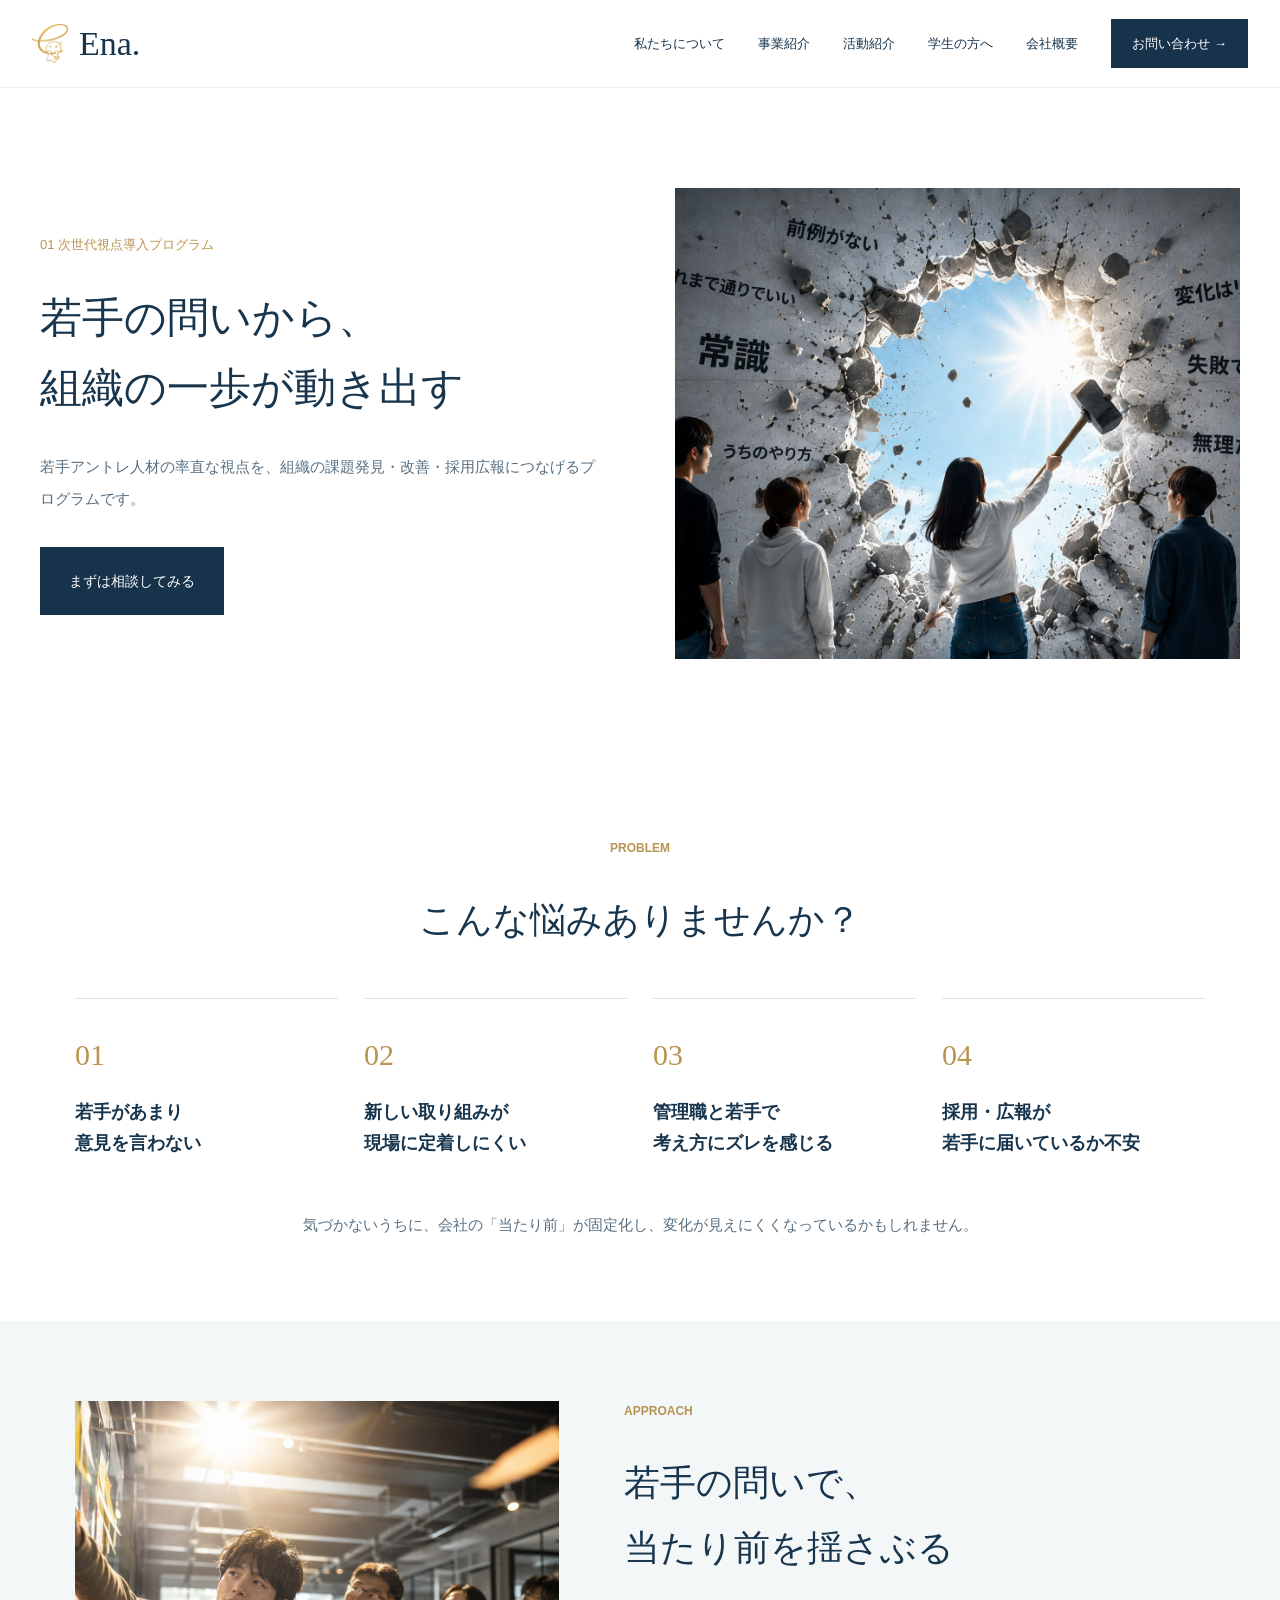
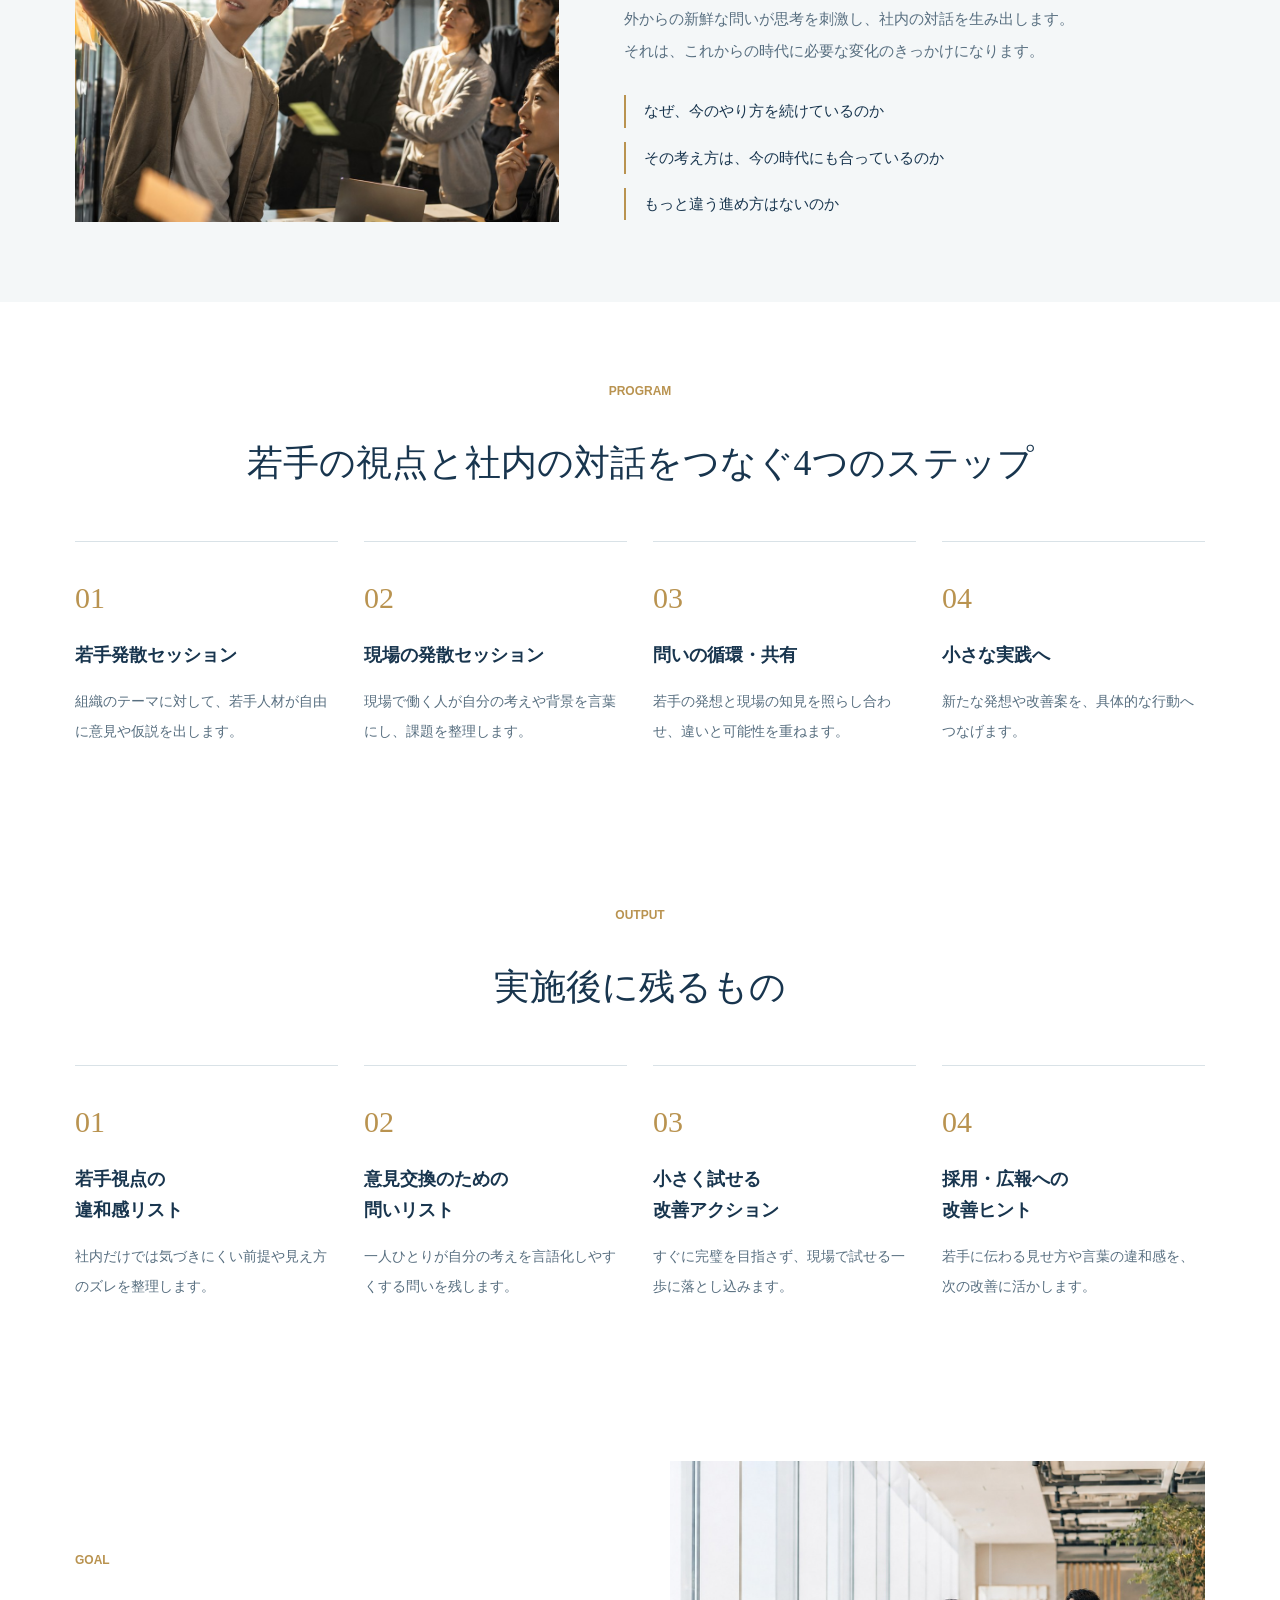
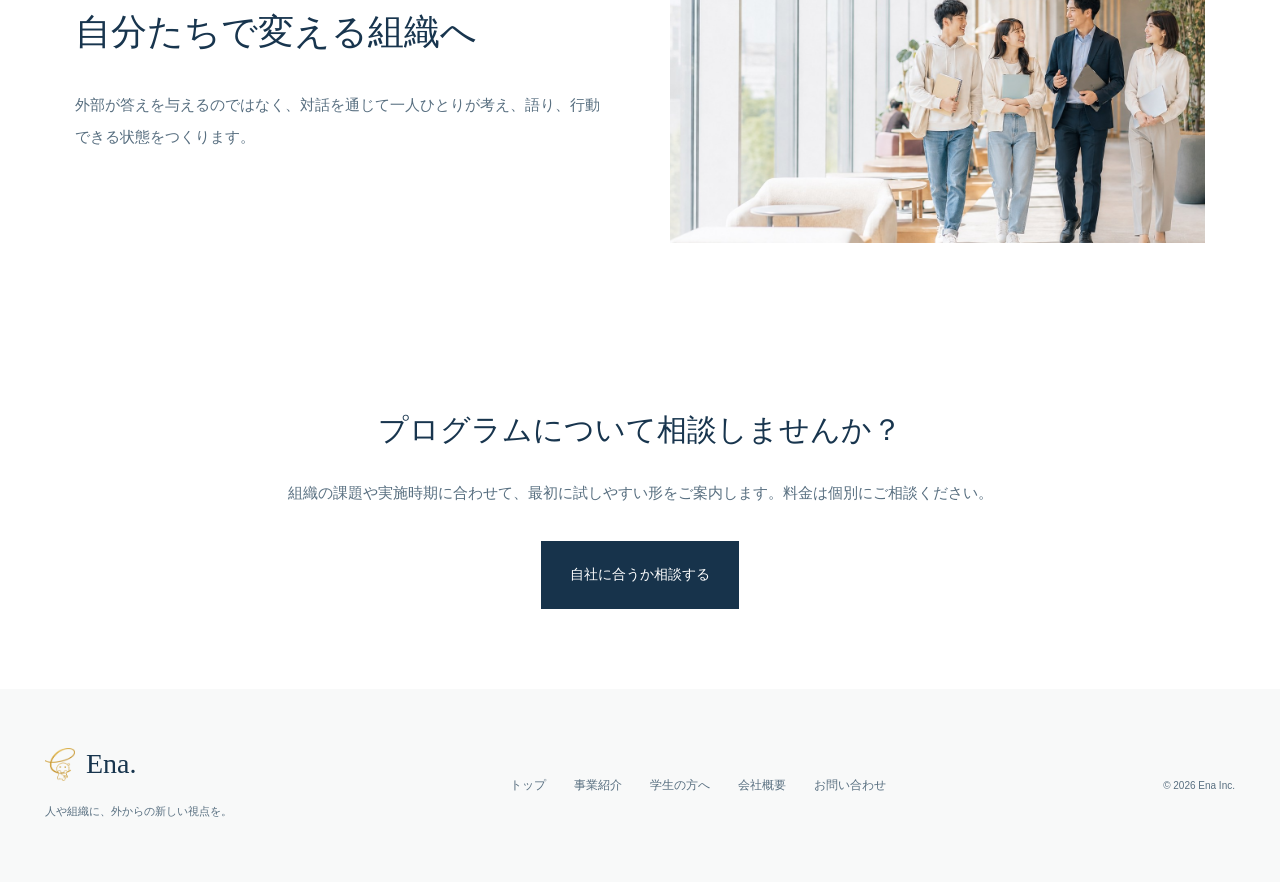
<file: service-program.html>
<!doctype html>
<html lang="ja">
  <head>
    <meta charset="utf-8">
    <meta name="viewport" content="width=device-width, initial-scale=1">
    <title>次世代視点導入プログラム | 株式会社Ena</title>
    <meta name="description" content="若手アントレ人材の問いと現場での共創を通じて、組織の固定化した前提を見直し、小さな改善アクションにつなげる組織開発プログラムです。">
    <link rel="stylesheet" href="styles.css">
    <link rel="icon" type="image/png" href="/assets/ena-logo.png">
  </head>
  <body class="service-detail-page">
    <header class="site-header">
      <a class="brand" href="/" aria-label="株式会社Ena トップページ"><img src="/assets/ena-logo.png" width="38" height="42" alt=""><span class="wordmark">Ena.</span></a>
      <button class="nav-toggle" type="button" aria-label="メニューを開く" aria-expanded="false" aria-controls="global-nav"><span></span><span></span></button>
      <nav class="global-nav" id="global-nav" aria-label="メインナビゲーション">
        <a href="/#about">私たちについて</a><a href="/#service">事業紹介</a><a href="/#projects">活動紹介</a><a href="/students">学生の方へ</a><a href="/company">会社概要</a><a class="nav-contact" href="/contact">お問い合わせ <span aria-hidden="true">→</span></a>
      </nav>
    </header>

    <main>
      <section class="detail-hero">
        <div class="detail-hero-copy">
          <p class="detail-label">01 次世代視点導入プログラム</p>
          <h1>若手の問いから、<br>組織の一歩が動き出す</h1>
          <p>若手アントレ人材の率直な視点を、組織の課題発見・改善・採用広報につなげるプログラムです。</p>
          <a class="button primary" href="/contact">まずは相談してみる</a>
        </div>
        <div class="detail-hero-image">
          <img src="assets/service-program-new.jpg" alt="固定観念の壁を打ち破る若手たちのイメージ">
        </div>
      </section>

      <section class="detail-section section-narrow">
        <div class="detail-heading">
          <p class="eyebrow centered">PROBLEM</p>
          <h2>こんな悩みありませんか？</h2>
        </div>
        <div class="concern-grid">
          <article class="concern-card">
            <span>01</span>
            <h3>若手があまり<br>意見を言わない</h3>
          </article>
          <article class="concern-card">
            <span>02</span>
            <h3>新しい取り組みが<br>現場に定着しにくい</h3>
          </article>
          <article class="concern-card">
            <span>03</span>
            <h3>管理職と若手で<br>考え方にズレを感じる</h3>
          </article>
          <article class="concern-card">
            <span>04</span>
            <h3>採用・広報が<br>若手に届いているか不安</h3>
          </article>
        </div>
        <p class="detail-note">気づかないうちに、会社の「当たり前」が固定化し、変化が見えにくくなっているかもしれません。</p>
      </section>

      <section class="detail-feature">
        <div class="detail-feature-inner">
          <div class="detail-feature-image">
            <img src="assets/hero-workshop.jpg" alt="付箋を使いながら問いを深める若手と現場で働く人たち">
          </div>
          <div class="detail-feature-copy">
            <p class="eyebrow">APPROACH</p>
            <h2>若手の問いで、<br>当たり前を揺さぶる</h2>
            <p>外からの新鮮な問いが思考を刺激し、社内の対話を生み出します。<br>それは、これからの時代に必要な変化のきっかけになります。</p>
            <div class="question-list">
              <span>なぜ、今のやり方を続けているのか</span>
              <span>その考え方は、今の時代にも合っているのか</span>
              <span>もっと違う進め方はないのか</span>
            </div>
          </div>
        </div>
      </section>

      <section class="detail-section section-pad">
        <div class="detail-heading">
          <p class="eyebrow centered">PROGRAM</p>
          <h2>若手の視点と社内の対話をつなぐ4つのステップ</h2>
        </div>
        <div class="step-grid">
          <article class="step-card"><span>01</span><h3>若手発散セッション</h3><p>組織のテーマに対して、若手人材が自由に意見や仮説を出します。</p></article>
          <article class="step-card"><span>02</span><h3>現場の発散セッション</h3><p>現場で働く人が自分の考えや背景を言葉にし、課題を整理します。</p></article>
          <article class="step-card"><span>03</span><h3>問いの循環・共有</h3><p>若手の発想と現場の知見を照らし合わせ、違いと可能性を重ねます。</p></article>
          <article class="step-card"><span>04</span><h3>小さな実践へ</h3><p>新たな発想や改善案を、具体的な行動へつなげます。</p></article>
        </div>
      </section>

      <section class="detail-section section-narrow">
        <div class="detail-heading">
          <p class="eyebrow centered">OUTPUT</p>
          <h2>実施後に残るもの</h2>
        </div>
        <div class="step-grid">
          <article class="step-card"><span>01</span><h3>若手視点の<br>違和感リスト</h3><p>社内だけでは気づきにくい前提や見え方のズレを整理します。</p></article>
          <article class="step-card"><span>02</span><h3>意見交換のための<br>問いリスト</h3><p>一人ひとりが自分の考えを言語化しやすくする問いを残します。</p></article>
          <article class="step-card"><span>03</span><h3>小さく試せる<br>改善アクション</h3><p>すぐに完璧を目指さず、現場で試せる一歩に落とし込みます。</p></article>
          <article class="step-card"><span>04</span><h3>採用・広報への<br>改善ヒント</h3><p>若手に伝わる見せ方や言葉の違和感を、次の改善に活かします。</p></article>
        </div>
      </section>

      <section class="detail-outcome">
        <div>
          <p class="eyebrow">GOAL</p>
          <h2>自分たちで変える組織へ</h2>
          <p>外部が答えを与えるのではなく、対話を通じて一人ひとりが考え、語り、行動できる状態をつくります。</p>
        </div>
        <img src="assets/about-team.jpg" alt="世代を越えて対話するメンバー">
      </section>

      <section class="detail-cta section-narrow">
        <h2>プログラムについて相談しませんか？</h2>
        <p>組織の課題や実施時期に合わせて、最初に試しやすい形をご案内します。料金は個別にご相談ください。</p>
        <a class="button primary" href="/contact">自社に合うか相談する</a>
      </section>
    </main>

    <footer class="site-footer">
      <div class="footer-brand"><a class="brand" href="/" aria-label="株式会社Ena トップページ"><img src="/assets/ena-logo.png" width="32" height="35" alt=""><span class="wordmark">Ena.</span></a><p>人や組織に、外からの新しい視点を。</p></div>
      <nav aria-label="フッターナビゲーション"><a href="/">トップ</a><a href="/#service">事業紹介</a><a href="/students">学生の方へ</a><a href="/company">会社概要</a><a href="/contact">お問い合わせ</a></nav>
      <small>© 2026 Ena Inc.</small>
    </footer>
    <script src="script.js"></script>
  </body>
</html>
</file>
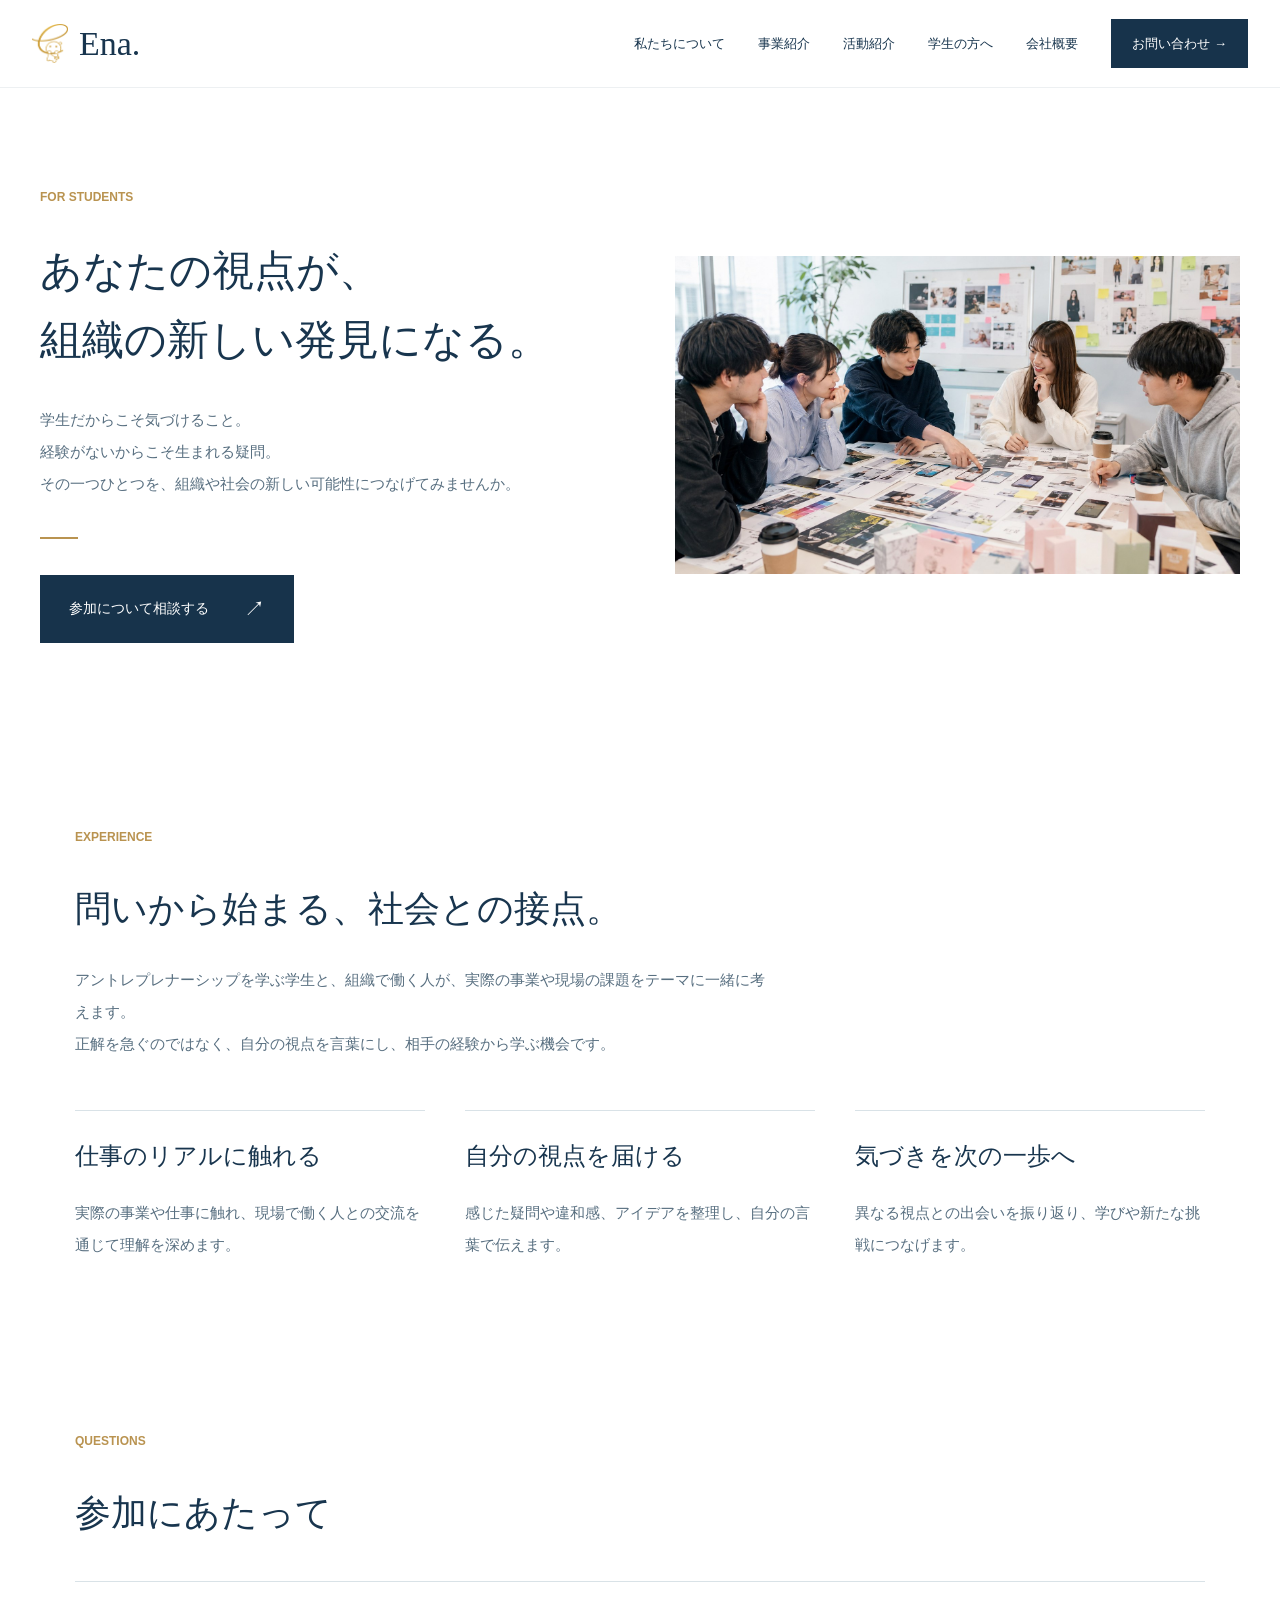
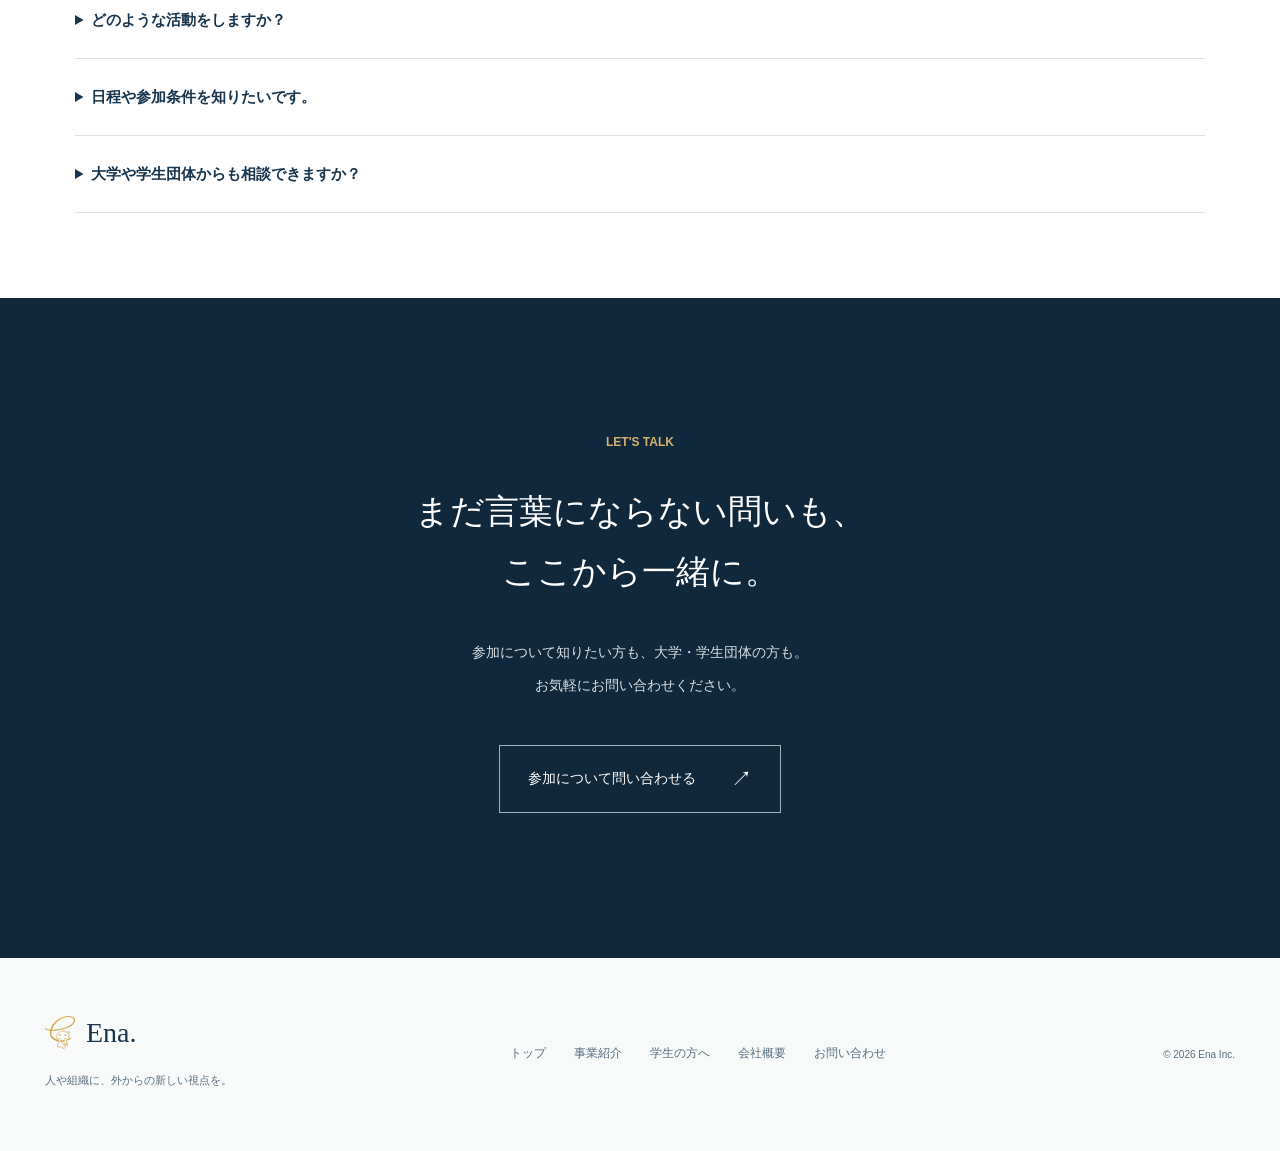
<file: students.html>
<!doctype html>
<html lang="ja">
<head>
  <meta charset="utf-8">
  <meta name="viewport" content="width=device-width, initial-scale=1">
  <title>学生の方へ | 株式会社Ena</title>
  <meta name="description" content="学生ならではの視点や疑問を、組織の新しい発見に。株式会社Enaの学生と働く人の共創の取り組みをご紹介します。">
  <link rel="icon" type="image/png" href="/assets/ena-logo.png">
  <link rel="stylesheet" href="/styles.css">
  <script src="/script.js" defer></script>
</head>
<body>
    <header class="site-header">
      <a class="brand" href="/" aria-label="株式会社Ena トップページ"><img src="/assets/ena-logo.png" width="38" height="42" alt=""><span class="wordmark">Ena.</span></a>
      <button class="nav-toggle" type="button" aria-label="メニューを開く" aria-expanded="false" aria-controls="global-nav"><span></span><span></span></button>
      <nav class="global-nav" id="global-nav" aria-label="メインナビゲーション">
        <a href="/#about">私たちについて</a><a href="/#service">事業紹介</a><a href="/#projects">活動紹介</a><a href="/students">学生の方へ</a><a href="/company">会社概要</a><a class="nav-contact" href="/contact">お問い合わせ <span aria-hidden="true">→</span></a>
      </nav>
    </header>
  <main>
    <section class="page-hero">
      <div><p class="eyebrow">FOR STUDENTS</p><h1>あなたの視点が、<br>組織の新しい発見になる。</h1><p>学生だからこそ気づけること。<br>経験がないからこそ生まれる疑問。<br>その一つひとつを、組織や社会の新しい可能性につなげてみませんか。</p><div class="gold-rule" aria-hidden="true"></div><a class="button primary" href="/contact?category=student">参加について相談する <span aria-hidden="true">↗</span></a></div>
      <img src="/assets/service-insight.jpg" width="1200" height="675" alt="資料を囲んで意見を交わす若手メンバーのイメージ">
    </section>
    <section class="student-detail container"><p class="eyebrow">EXPERIENCE</p><h2>問いから始まる、社会との接点。</h2><p class="section-description">アントレプレナーシップを学ぶ学生と、組織で働く人が、実際の事業や現場の課題をテーマに一緒に考えます。<br>正解を急ぐのではなく、自分の視点を言葉にし、相手の経験から学ぶ機会です。</p><div class="student-points"><article><h3>仕事のリアルに触れる</h3><p>実際の事業や仕事に触れ、現場で働く人との交流を通じて理解を深めます。</p></article><article><h3>自分の視点を届ける</h3><p>感じた疑問や違和感、アイデアを整理し、自分の言葉で伝えます。</p></article><article><h3>気づきを次の一歩へ</h3><p>異なる視点との出会いを振り返り、学びや新たな挑戦につなげます。</p></article></div></section>
    <section class="student-detail container"><p class="eyebrow">QUESTIONS</p><h2>参加にあたって</h2><div class="faq"><details><summary>どのような活動をしますか？</summary><p>テーマの検討、実施前の打ち合わせ、現場との意見交換、気づきの整理などを行います。具体的な内容は企画ごとに異なります。</p></details><details><summary>日程や参加条件を知りたいです。</summary><p>活動の日程・場所・対象などは企画により異なります。まずは参加への関心や学校名をご連絡ください。現在ご案内できる内容をお伝えします。</p></details><details><summary>大学や学生団体からも相談できますか？</summary><p>大学との連携や学生の学び・挑戦につながる取り組みもご相談いただけます。お問い合わせから、検討している内容をお聞かせください。</p></details></div></section>
    <section class="contact-band"><div class="container"><p class="eyebrow">LET'S TALK</p><h2>まだ言葉にならない問いも、<br>ここから一緒に。</h2><p>参加について知りたい方も、大学・学生団体の方も。<br>お気軽にお問い合わせください。</p><a class="button light" href="/contact?category=student">参加について問い合わせる <span aria-hidden="true">↗</span></a></div></section>
  </main>
    <footer class="site-footer">
      <div class="footer-brand"><a class="brand" href="/" aria-label="株式会社Ena トップページ"><img src="/assets/ena-logo.png" width="32" height="35" alt=""><span class="wordmark">Ena.</span></a><p>人や組織に、外からの新しい視点を。</p></div>
      <nav aria-label="フッターナビゲーション"><a href="/">トップ</a><a href="/#service">事業紹介</a><a href="/students">学生の方へ</a><a href="/company">会社概要</a><a href="/contact">お問い合わせ</a></nav>
      <small>© 2026 Ena Inc.</small>
    </footer>
</body>
</html>
</file>
<file: styles.css>
:root {
  --ink: #18354e;
  --body: #586f80;
  --navy: #17334b;
  --gold: #b99350;
  --pale: #f4f7f8;
  --line: #d9e2e7;
  --serif: "Yu Mincho", "Hiragino Mincho ProN", "Noto Serif CJK JP", "MS PMincho", serif;
  --sans: "Yu Gothic", "Hiragino Kaku Gothic ProN", Meiryo, sans-serif;
}
* { box-sizing: border-box; }
html { scroll-behavior: smooth; scroll-padding-top: 28px; }
body { margin: 0; color: var(--ink); background: #fff; font-family: var(--sans); font-size: 15px; line-height: 2.15; letter-spacing: 0; overflow-wrap: anywhere; }
button, input, select, textarea { font: inherit; letter-spacing: 0; }
a { color: inherit; text-decoration: none; }
button, a, input, select, textarea, summary { touch-action: manipulation; -webkit-tap-highlight-color: transparent; }
a, button { transition: color .2s, background-color .2s, border-color .2s; }
a:hover { color: var(--gold); }
:focus-visible { outline: 2px solid var(--gold); outline-offset: 5px; }
img { display: block; max-width: 100%; height: auto; }
/* Keep content images out of pointer hit testing without blocking nearby links or text. */
main img:not(.brand img, .message-brand img) {
  pointer-events: none;
  -webkit-touch-callout: none;
}
h1, h2, h3, p, figure { margin: 0; }
h1, h2, h3 { font-family: var(--serif); font-weight: 400; overflow-wrap: normal; line-break: strict; }
h2 { font-size: 36px; line-height: 1.8; }
h3 { font-size: 24px; line-height: 1.7; }
ul, ol { margin: 0; padding: 0; }
p { color: var(--body); }
[hidden] { display: none !important; }
.container, .section-narrow, .section-pad { width: min(1130px, calc(100% - 80px)); margin-inline: auto; }
.section { padding-block: 150px; }
.eyebrow { color: var(--gold); font-size: 12px; font-weight: 700; line-height: 1.6; margin-bottom: 30px; }
.eyebrow span { margin-inline: 7px; font-weight: 400; }
.gold-rule { width: 38px; height: 2px; background: var(--gold); margin-block: 36px; }
.body-copy p + p { margin-top: 35px; }
.button { display: inline-flex; align-items: center; justify-content: space-between; gap: 35px; min-height: 68px; padding: 16px 28px; border: 1px solid var(--navy); border-radius: 0; color: var(--ink); font-size: 14px; line-height: 1.7; cursor: pointer; }
.button span { flex: 0 0 auto; font-size: 21px; line-height: 1; }
.button.primary { color: #fff; background: var(--navy); }
.button.primary:hover { background: #2b4e66; border-color: #2b4e66; }
.button.secondary { background: transparent; }
.button.secondary:hover { background: #eaf0f3; color: var(--ink); }
.button.light { color: #fff; border-color: #a1b3bf; background: transparent; }
.button.light:hover { background: #fff; color: var(--navy); }
.text-link { display: inline-flex; align-items: center; gap: 24px; border-bottom: 1px solid #bbc9d2; padding-block: 8px; font-size: 14px; }
.skip-link { position: absolute; top: -100px; left: 16px; z-index: 20; background: #fff; padding: 8px 16px; }
.skip-link:focus { top: 8px; }
.site-header { height: 88px; padding-inline: max(32px, calc((100% - 1290px) / 2)); display: flex; align-items: center; justify-content: space-between; gap: 32px; position: relative; z-index: 10; border-bottom: 1px solid #edf0f2; background: #fff; }
.brand { display: inline-flex; align-items: center; gap: 11px; flex-shrink: 0; }
.brand > img { width: 36px; height: 42px; object-fit: contain; }
.wordmark { font-family: Georgia, "Times New Roman", serif; font-size: 34px; line-height: 1; color: var(--ink); }
.brand-company { font-size: 11px; margin-left: 2px; }
.global-nav { display: flex; align-items: center; gap: 33px; font-size: 13px; line-height: 1.5; }
.global-nav > a { white-space: nowrap; padding-block: 14px; }
.global-nav .nav-contact { background: var(--navy); color: #fff; padding: 15px 21px; }
.nav-contact:hover { background: #2b4e66; }
.nav-toggle { display: none; }
.hero { position: relative; min-height: 800px; background: #f6f9fa; overflow: clip; }
.hero-media { position: absolute; top: 0; right: 0; height: 100%; width: 56%; }
.hero-media img { width: 100%; height: 100%; object-fit: cover; }
.hero-media::after { content: ""; position: absolute; inset: 0; background: linear-gradient(90deg, #f6f9fa 0%, transparent 25%); pointer-events: none; }
.hero-inner { max-width: 1200px; width: calc(100% - 80px); margin-inline: auto; min-height: 800px; position: relative; padding-top: 167px; padding-bottom: 120px; }
.hero-copy { position: relative; width: 590px; max-width: 54%; animation: arrive 1.3s ease-out both; }
.hero-eyebrow { color: #7394a8; font-size: 12px; font-weight: 700; margin-bottom: 42px; }
.hero h1 { font-size: 48px; line-height: 1.7; white-space: nowrap; }
.hero .gold-rule { margin-block: 35px; }
.hero-description { font-size: 15px; line-height: 2.2; }
.hero-actions { display: flex; gap: 13px; margin-top: 44px; }
.hero-actions .button { min-width: 242px; }
.scroll-link { position: absolute; left: 0; bottom: 44px; color: #557c92; font-size: 10px; }
.scroll-link span { margin-left: 22px; font-size: 18px; }
.about-section { padding-block: 175px 180px; }
.about-grid { display: grid; grid-template-columns: 1.1fr 1fr; align-items: center; gap: 85px; }
.perspectives { min-width: 0; }
.perspectives img { width: 100%; height: auto; }
.service-section { background: var(--pale); }
.section-intro { display: flex; align-items: flex-end; justify-content: space-between; gap: 60px; }
.section-intro h2 { flex: 0 1 620px; }
.section-intro > p { max-width: 450px; flex: 0 1 450px; padding-bottom: 4px; }
.service-issues { margin-top: 42px; background: #fff; border-left: 3px solid var(--gold); padding: 30px 36px; }
.service-issues h3 { font-size: 24px; margin-bottom: 16px; line-height: 1.6; text-wrap: balance; }
.service-issues ul { display: grid; gap: 8px; padding-left: 20px; list-style: disc; color: var(--body); line-height: 1.9; }
.service-issues li::marker { color: var(--gold); }
.approach-grid { display: grid; grid-template-columns: 1fr 1fr; gap: 22px; margin-top: 65px; }
.approach { background: #fff; border: 1px solid #dde5ea; padding: 45px; min-width: 0; }
.approach-number { color: #a1bacb; font-family: Georgia, serif; font-size: 31px; line-height: 1.5; margin-bottom: 24px; }
.approach h3 { margin-bottom: 24px; font-size: 28px; }
.service-bottom { display: flex; align-items: center; justify-content: space-between; gap: 40px; margin-top: 58px; }
.service-bottom h3 { font-family: var(--sans); font-size: 15px; font-weight: 700; margin-bottom: 7px; }
.service-bottom p { font-size: 14px; }
.service-bottom .button { min-width: 304px; flex-shrink: 0; }
.process-section .eyebrow, .process-section .section-intro { text-align: left; }
.process-section .section-intro { display: block; }
.process-section .section-intro > p { max-width: none; margin-top: 18px; padding: 0; }
.process-grid { --timeline-gap: 40px; position: relative; display: flex; flex-direction: column; list-style: none; margin-top: 48px; padding-block: 18px; }
.process-grid::before { content: ""; position: absolute; top: 0; bottom: 0; left: 50%; width: 1px; background: #cbd7e0; transform: translateX(-.5px); }
.process-grid li { position: relative; display: grid; grid-template-columns: 82px minmax(0, 1fr); align-items: center; gap: 26px; width: calc(50% - var(--timeline-gap)); min-height: 128px; padding: 26px 30px; border: 1px solid #e5e0d7; border-radius: 8px; background: #faf9f6; }
.process-grid li + li { margin-top: -24px; }
.process-grid li:nth-child(even) { align-self: flex-end; background: #f4f7f9; border-color: #d7e1e9; }
.process-grid li::before { content: ""; position: absolute; top: 50%; right: calc(-1 * var(--timeline-gap)); width: var(--timeline-gap); height: 1px; background: #d9c7a4; }
.process-grid li::after { content: ""; position: absolute; top: calc(50% - 9px); right: calc(-1 * var(--timeline-gap) - 9px); width: 10px; height: 10px; box-sizing: content-box; border: 4px solid #f5f2eb; border-radius: 50%; background: var(--gold); }
.process-grid li:nth-child(even)::before { left: calc(-1 * var(--timeline-gap)); right: auto; }
.process-grid li:nth-child(even)::after { left: calc(-1 * var(--timeline-gap) - 9px); right: auto; }
.step-number { display: flex; align-items: center; align-self: stretch; padding-right: 22px; border-right: 1px solid #d7cdbb; color: var(--gold); font-family: Georgia, serif; font-size: 44px; line-height: 1; white-space: nowrap; }
.process-grid li:nth-child(even) .step-number { border-color: #cbd7e0; }
.process-grid h3 { font-size: 21px; margin-bottom: 6px; }
.process-grid p { font-size: 14px; line-height: 1.9; }
.projects-section { background: #faf9f6; }
.section-description { margin-top: 22px; }
.projects-grid { display: grid; grid-template-columns: repeat(3, minmax(0, 1fr)); gap: 24px; margin-top: 65px; }
.project { background: #fff; border: 1px solid #e3e2db; min-width: 0; }
.project-image, .project-placeholder { width: 100%; aspect-ratio: 1.45; object-fit: cover; }
.project-placeholder { background: #e8eff2; display: grid; place-items: center; padding: 24px; }
.project-placeholder-event { background: #eeede8; }
.project-placeholder span { border: 1px solid #b5c5cf; padding: 12px 20px; color: #637f90; font-family: var(--serif); text-align: center; font-size: 18px; line-height: 1.8; }
.project-placeholder small { font-family: var(--sans); font-size: 12px; }
.project-copy { padding: 32px 30px 40px; }
.project-label { color: var(--gold); font-size: 11px; margin-bottom: 12px; }
.project h3 { font-size: 22px; margin-bottom: 16px; }
.project-copy > p:last-child { font-size: 14px; }
.students-section { background: #edf3f6; overflow: clip; }
.students-inner { display: block; }
.students-copy { position: relative; z-index: 1; max-width: 720px; }
.students-copy .button { margin-top: 36px; }
.message-grid { display: grid; grid-template-columns: .95fr 1fr; align-items: center; gap: 108px; }
.message-brand { min-height: 545px; background: #f3f4f2; display: flex; flex-direction: column; align-items: center; justify-content: center; padding: 48px; }
.message-brand > img { width: 220px; height: 245px; object-fit: contain; margin-bottom: 28px; }
.message-brand > .wordmark { font-size: 42px; }
.message-brand p { font-size: 12px; margin-top: 20px; text-align: center; }
.message-copy h2 { font-size: 34px; }
.message-copy .body-copy { font-size: 14px; }
.signature { margin-top: 34px; font-size: 14px; }
.signature span { white-space: nowrap; }
.message-copy .text-link { margin-top: 20px; }
.contact-band { background: #10283c; text-align: center; padding-block: 135px 145px; }
.contact-band h2 { color: #fff; font-size: 34px; line-height: 1.75; }
.contact-band .eyebrow { color: #d4b271; }
.contact-band .container > p:not(.eyebrow) { color: #d5e0e7; margin-top: 35px; font-size: 14px; line-height: 2.3; }
.contact-band .button { margin-top: 44px; }
.site-footer { background: #f8f9f9; padding: 58px max(40px, calc((100% - 1190px) / 2)); display: flex; align-items: center; justify-content: space-between; gap: 40px; color: var(--body); }
.footer-brand .wordmark { font-size: 28px; }
.footer-brand .brand > img { width: 30px; height: 34px; }
.footer-brand > p { font-size: 11px; margin-top: 8px; }
.site-footer nav { display: flex; gap: 28px; font-size: 12px; }
.site-footer small { font-size: 10px; white-space: nowrap; }
.mobile-break { display: none; }
@keyframes arrive { from { opacity: 0; transform: translateY(12px); } to { opacity: 1; transform: translateY(0); } }

/* Detail pages retain their content and share the refreshed visual system. */
.page-hero, .detail-hero { max-width: 1280px; width: calc(100% - 80px); margin-inline: auto; padding-block: 100px; display: grid; grid-template-columns: 1fr 1fr; align-items: center; gap: 70px; }
.page-hero h1, .detail-hero h1, .contact h1 { font-size: 42px; line-height: 1.65; margin-bottom: 28px; }
.page-hero-image img, .detail-hero-image img { width: 100%; aspect-ratio: 1.2; object-fit: cover; }
.detail-label { color: var(--gold); font-size: 13px; margin-bottom: 25px; }
.detail-hero .button { margin-top: 32px; }
.company-message, .company-values, .company-profile, .company-cta, .detail-section, .detail-cta { padding-block: 80px; }
.company-message p:not(.eyebrow) { margin-top: 25px; }
.company-values { display: grid; grid-template-columns: repeat(3, 1fr); gap: 42px; }
.value-item { border-top: 1px solid var(--line); padding-top: 22px; }
.value-item > span, .concern-card > span, .step-card > span { display: block; font-family: Georgia, serif; font-size: 30px; color: var(--gold); margin-bottom: 10px; }
.value-item h3 { font-size: 23px; margin-bottom: 18px; }
.profile-list { margin: 36px 0 0; }
.profile-list > div { display: grid; grid-template-columns: 180px 1fr; padding: 24px 12px; border-top: 1px solid var(--line); }
.profile-list > div:last-child { border-bottom: 1px solid var(--line); }
.profile-list dt { font-weight: 700; }
.profile-list dd { margin: 0; color: var(--body); }
.profile-list a { text-decoration: underline; text-underline-offset: 4px; }
.company-cta, .detail-cta { text-align: center; }
.company-cta h2, .detail-cta h2 { font-size: 30px; }
.company-cta p:not(.eyebrow), .detail-cta p { margin-block: 20px 32px; }
.detail-heading { margin-bottom: 45px; text-align: center; }
.centered { text-align: center; }
.concern-grid, .step-grid { display: grid; grid-template-columns: repeat(4, minmax(0, 1fr)); gap: 26px; }
.concern-card, .step-card { border-top: 1px solid var(--line); padding-top: 24px; }
.concern-card h3, .step-card h3 { font-family: var(--sans); font-size: 18px; font-weight: 600; margin-bottom: 15px; }
.step-card p { font-size: 14px; }
.detail-note { margin-top: 35px; text-align: center; }
.detail-feature { background: var(--pale); padding-block: 80px; }
.detail-feature-inner { width: min(1130px, calc(100% - 80px)); margin-inline: auto; display: grid; grid-template-columns: 1fr 1.2fr; gap: 65px; align-items: center; }
.detail-feature-image img { aspect-ratio: 1.15; width: 100%; object-fit: cover; }
.detail-feature-copy > p:not(.eyebrow) { margin-top: 22px; }
.question-list { display: grid; gap: 14px; margin-top: 28px; }
.question-list > span { border-left: 2px solid var(--gold); padding-left: 18px; }
.detail-outcome { width: min(1130px, calc(100% - 80px)); margin-inline: auto; padding-block: 80px; display: grid; grid-template-columns: 1fr 1fr; gap: 60px; align-items: center; }
.detail-outcome > div > p:last-child { margin-top: 24px; }
.detail-outcome img { width: 100%; aspect-ratio: 1.4; object-fit: cover; }
.contact-page { max-width: 860px; padding-block: 90px 120px; }
.contact-head { margin-bottom: 45px; }
.contact-head > p:last-child { margin-top: 18px; }
.form-grid { display: grid; grid-template-columns: 1fr 1fr; gap: 28px; }
.form-grid label { display: flex; flex-direction: column; gap: 8px; min-width: 0; }
.form-grid .full { grid-column: 1 / -1; }
.form-grid label > span { font-weight: 600; }
.form-grid em { font-style: normal; font-size: 11px; color: var(--body); border: 1px solid #bdcbd5; padding: 2px 6px; margin-left: 8px; }
input:not([type="checkbox"]), select, textarea { width: 100%; padding: 12px 14px; color: var(--ink); background: #fff; border: 1px solid #b8c8d3; border-radius: 0; min-height: 49px; font-size: 16px; }
textarea { resize: vertical; }
.privacy-note { margin-top: 32px; padding: 22px 26px; border: 1px solid var(--line); }
.privacy-note summary { cursor: pointer; font-size: 14px; }
.privacy-note p { margin-top: 18px; font-size: 13px; }
.agree { display: flex; gap: 12px; align-items: baseline; margin-top: 25px; font-size: 14px; }
.agree input { width: 18px; height: 18px; accent-color: var(--navy); flex-shrink: 0; }
.form-action { margin-top: 30px; }
.form-action p { margin-top: 16px; font-size: 13px; }
.pagetop { display: none; }
.student-detail { padding-block: 85px; }
.student-detail .section-description { max-width: 700px; }
.student-points { display: grid; grid-template-columns: repeat(3, minmax(0, 1fr)); gap: 40px; margin-top: 50px; }
.student-points article { padding-top: 25px; border-top: 1px solid var(--line); }
.student-points h3 { font-size: 24px; margin-bottom: 20px; }
.faq { margin-top: 35px; }
.faq details { border-top: 1px solid var(--line); padding-block: 22px; }
.faq details:last-child { border-bottom: 1px solid var(--line); }
.faq summary { cursor: pointer; font-weight: 600; }
.faq details p { margin-top: 16px; }

@media (min-width: 1600px) { .hero-media { width: calc(50% + 80px); } .hero-media img { object-position: center 55%; } }
@media (max-width: 1199px) {
  .site-header { padding-inline: 28px; gap: 20px; }
  .global-nav { gap: 20px; font-size: 12px; }
  .brand-company { display: none; }
  .hero, .hero-inner { min-height: 710px; }
  .hero-inner { padding-top: 140px; }
  .hero h1 { font-size: 40px; }
  .hero-copy { max-width: 58%; }
  .hero-actions .button { min-width: 210px; padding-inline: 20px; }
  .hero-description { max-width: 470px; }
  .desktop-break { display: none; }
  h2 { font-size: 31px; }
  .about-grid { gap: 45px; }
  .section-intro { gap: 40px; }
  .section-intro > p { max-width: 360px; }
  .approach { padding: 35px; }
  .approach h3 { font-size: 26px; }
  .service-bottom { align-items: flex-start; }
  .service-bottom .button { min-width: 270px; }
  .message-grid { gap: 55px; }
  .message-copy h2 { font-size: 30px; }
  .site-footer { flex-wrap: wrap; gap: 25px; }
}
@media (max-width: 900px) {
  .site-header { height: 76px; }
  .nav-toggle { display: flex; position: relative; width: 44px; height: 44px; background: transparent; border: 1px solid var(--line); padding: 12px 9px; flex-direction: column; justify-content: space-around; cursor: pointer; }
  .nav-toggle span { display: block; width: 24px; height: 1px; background: var(--ink); transition: transform .2s; }
  .nav-toggle[aria-expanded="true"] span:first-child { transform: translateY(5px) rotate(45deg); }
  .nav-toggle[aria-expanded="true"] span:last-child { transform: translateY(-5px) rotate(-45deg); }
  .global-nav { display: none; position: absolute; top: 100%; left: 0; right: 0; background: #fff; border-bottom: 1px solid var(--line); padding: 20px 32px 28px; font-size: 14px; }
  .global-nav.is-open { display: flex; flex-direction: column; align-items: stretch; gap: 0; box-shadow: 0 14px 20px #18354e0a; }
  .global-nav a { padding: 15px 8px; border-bottom: 1px solid #edf1f4; }
  .global-nav .nav-contact { margin-top: 12px; text-align: center; }
  .section { padding-block: 100px; }
  .hero { min-height: auto; display: flex; flex-direction: column; }
  .hero-inner { width: calc(100% - 64px); min-height: auto; padding-block: 64px 40px; order: 0; }
  .hero h1 { font-size: 34px; }
  .hero-eyebrow { font-size: 10px; }
  .hero-description { font-size: 14px; max-width: 400px; }
  .hero-copy { width: 100%; max-width: none; }
  .hero-actions { flex-direction: row; align-items: flex-start; gap: 10px; margin-top: 28px; }
  .hero-actions .button { min-height: 56px; min-width: 240px; }
  .hero-media { position: relative; order: 1; width: 100%; height: auto; aspect-ratio: 1.6; }
  .hero-media img { object-position: center 62%; }
  .hero-media::after { background: linear-gradient(180deg, #f6f9fa 0%, transparent 23%); }
  .scroll-link { display: none; }
  .about-grid { grid-template-columns: 1fr; gap: 70px; }
  .perspectives { max-width: 500px; width: 100%; margin-inline: auto; }
  .section-intro { display: block; }
  .section-intro > p { max-width: 100%; margin-top: 28px; }
  .service-issues { padding: 28px; }
  .approach { padding: 30px; }
  .approach h3 { font-size: 24px; }
  .approach-number { font-size: 24px; }
  .service-bottom { flex-direction: column; gap: 28px; }
  .process-grid { gap: 22px; margin-top: 40px; padding-left: 30px; }
  .process-grid::before { left: 8px; }
  .process-grid li:nth-child(n) { width: 100%; margin-top: 0; align-self: stretch; min-height: 116px; }
  .process-grid li:nth-child(n)::before { left: -22px; right: auto; width: 22px; }
  .process-grid li:nth-child(n)::after { left: -31px; right: auto; }
  .projects-grid { gap: 16px; }
  .project-copy { padding: 24px 18px; }
  .project h3 { font-size: 19px; }
  .project-placeholder { padding: 14px; }
  .project-placeholder span { font-size: 14px; padding: 10px; }
  .message-grid { grid-template-columns: .8fr 1fr; gap: 40px; }
  .message-brand { min-height: 480px; padding: 30px; }
  .message-copy h2 { font-size: 28px; }
  .message-brand > img { width: 170px; height: 190px; }
  .page-hero, .detail-hero { gap: 40px; }
  .page-hero h1, .detail-hero h1 { font-size: 32px; }
  .detail-feature-inner { gap: 40px; }
  .concern-grid, .step-grid { grid-template-columns: repeat(2, minmax(0, 1fr)); row-gap: 40px; }
}
@media (max-width: 640px) {
  body { font-size: 14px; line-height: 2.1; }
  .container, .section-narrow, .section-pad { width: calc(100% - 44px); }
  .site-header { height: 70px; padding-inline: 22px; }
  .brand { gap: 9px; }
  .brand > img { width: 30px; height: 35px; }
  .wordmark { font-size: 29px; }
  .brand-company { display: inline; font-size: 10px; }
  .section { padding-block: 78px; }
  .eyebrow { font-size: 11px; margin-bottom: 24px; }
  h2 { font-size: 26px; line-height: 1.85; }
  .gold-rule { margin-block: 27px; width: 32px; }
  .button { min-height: 58px; padding: 15px 22px; font-size: 13px; gap: 26px; }
  .hero { min-height: auto; display: flex; flex-direction: column; }
  .hero-inner { width: calc(100% - 44px); min-height: auto; padding: 54px 0 40px; order: 0; }
  .hero-copy { width: 100%; max-width: none; }
  .hero-eyebrow { max-width: 270px; font-size: 9px; margin-bottom: 27px; }
  .hero h1 { font-size: 29px; line-height: 1.8; white-space: normal; }
  .hero .gold-rule { margin-block: 24px; }
  .hero-description { max-width: none; font-size: 13px; line-height: 2.15; }
  .hero-actions { flex-direction: row; display: grid; grid-template-columns: 1fr 1fr; gap: 10px; margin-top: 26px; }
  .hero-actions .button { min-width: 0; min-height: 58px; padding: 13px 12px; gap: 7px; font-size: 12px; }
  .hero-actions .button span { font-size: 17px; }
  .hero-media { position: relative; order: 1; width: 100%; height: auto; aspect-ratio: 1.3; }
  .hero-media img { object-fit: cover; object-position: center 62%; }
  .hero-media::after { background: linear-gradient(180deg, #f6f9fa 0%, transparent 23%); }
  .scroll-link { display: none; }
  .body-copy p + p { margin-top: 26px; }
  .about-grid { gap: 45px; }
  .about-grid h2 { font-size: 25px; }
  .mobile-break { display: block; }
  .section-intro h2 { font-size: 27px; }
  .section-intro > p { margin-top: 24px; }
  .service-issues { margin-top: 30px; padding: 24px; }
  .service-issues h3 { font-size: 21px; margin-bottom: 16px; }
  .service-issues ul { font-size: 13px; }
  .approach-grid { grid-template-columns: 1fr; gap: 20px; margin-top: 30px; }
  .approach { padding: 29px 25px; }
  .approach-number { font-size: 27px; margin-bottom: 20px; }
  .approach h3 { font-size: 25px; margin-bottom: 20px; }
  .service-bottom { margin-top: 30px; }
  .service-bottom h3 { font-size: 14px; }
  .service-bottom p { font-size: 13px; }
  .service-bottom .button { width: 100%; min-width: 0; }
  .process-grid { margin-top: 32px; }
  .process-grid li { grid-template-columns: 52px minmax(0, 1fr); gap: 16px; padding: 22px 16px; }
  .step-number { font-size: 32px; padding-right: 14px; }
  .process-grid h3 { font-size: 18px; line-height: 1.7; }
  .process-grid p { font-size: 13px; }
  .projects-grid { grid-template-columns: 1fr; gap: 25px; margin-top: 32px; }
  .project-image, .project-placeholder { aspect-ratio: 1.65; }
  .project-copy { padding: 26px; }
  .project h3 { font-size: 24px; }
  .project-placeholder span { font-size: 18px; padding: 15px 24px; }
  .students-copy h2 { font-size: 26px; }
  .students-copy .button { margin-top: 28px; }
  .message-grid { display: flex; flex-direction: column; gap: 42px; align-items: stretch; }
  .message-brand { min-height: 340px; padding: 35px; }
  .message-brand > img { width: 145px; height: 160px; margin-bottom: 24px; }
  .message-brand > .wordmark { font-size: 34px; }
  .message-brand p { margin-top: 16px; }
  .message-copy h2 { font-size: 27px; }
  .message-copy .body-copy { font-size: 14px; }
  .signature { font-size: 13px; }
  .contact-band { padding-block: 80px; }
  .contact-band h2 { font-size: 25px; }
  .contact-band .container > p:not(.eyebrow) { font-size: 13px; margin-top: 25px; }
  .contact-band .button { margin-top: 32px; }
  .site-footer { padding: 38px 22px; display: block; }
  .site-footer nav { flex-wrap: wrap; gap: 12px 24px; font-size: 12px; margin-block: 26px; }
  .site-footer small { font-size: 11px; }
  .page-hero, .detail-hero { width: calc(100% - 44px); padding-block: 55px; grid-template-columns: 1fr; gap: 36px; }
  .page-hero h1, .detail-hero h1, .contact h1 { font-size: 30px; }
  .page-hero-image img, .detail-hero-image img { aspect-ratio: 1.4; }
  .company-message, .company-values, .company-profile, .company-cta, .detail-section, .detail-cta { padding-block: 50px; }
  .company-values { grid-template-columns: 1fr; gap: 30px; }
  .profile-list > div { grid-template-columns: 1fr; gap: 8px; padding-inline: 0; }
  .company-cta h2, .detail-cta h2 { font-size: 25px; }
  .detail-feature { padding-block: 50px; }
  .detail-feature-inner, .detail-outcome { width: calc(100% - 44px); grid-template-columns: 1fr; gap: 35px; }
  .detail-outcome { padding-block: 50px; }
  .concern-grid, .step-grid { gap: 22px; }
  .concern-card h3, .step-card h3 { font-size: 15px; }
  .step-card p { font-size: 13px; }
  .contact-page { padding-block: 55px 75px; }
  .form-grid { grid-template-columns: 1fr; gap: 24px; }
  .form-grid .full { grid-column: auto; }
  .student-detail { padding-block: 50px; }
  .student-points { grid-template-columns: 1fr; gap: 35px; }
}
@media (max-width: 359px) {
  .hero h1 { font-size: 25px; }
  .hero-actions { grid-template-columns: 1fr; }
  .hero-actions .button { font-size: 13px; padding-inline: 20px; }
  .about-grid h2 { font-size: 22px; }
  h2, .section-intro h2, .students-copy h2, .message-copy h2 { font-size: 23px; }
  .contact-band h2 { font-size: 22px; }
  .brand-company { display: none; }
}
@media (prefers-reduced-motion: reduce) {
  html { scroll-behavior: auto; }
  *, *::before, *::after { animation: none !important; transition: none !important; }
}
</file>
